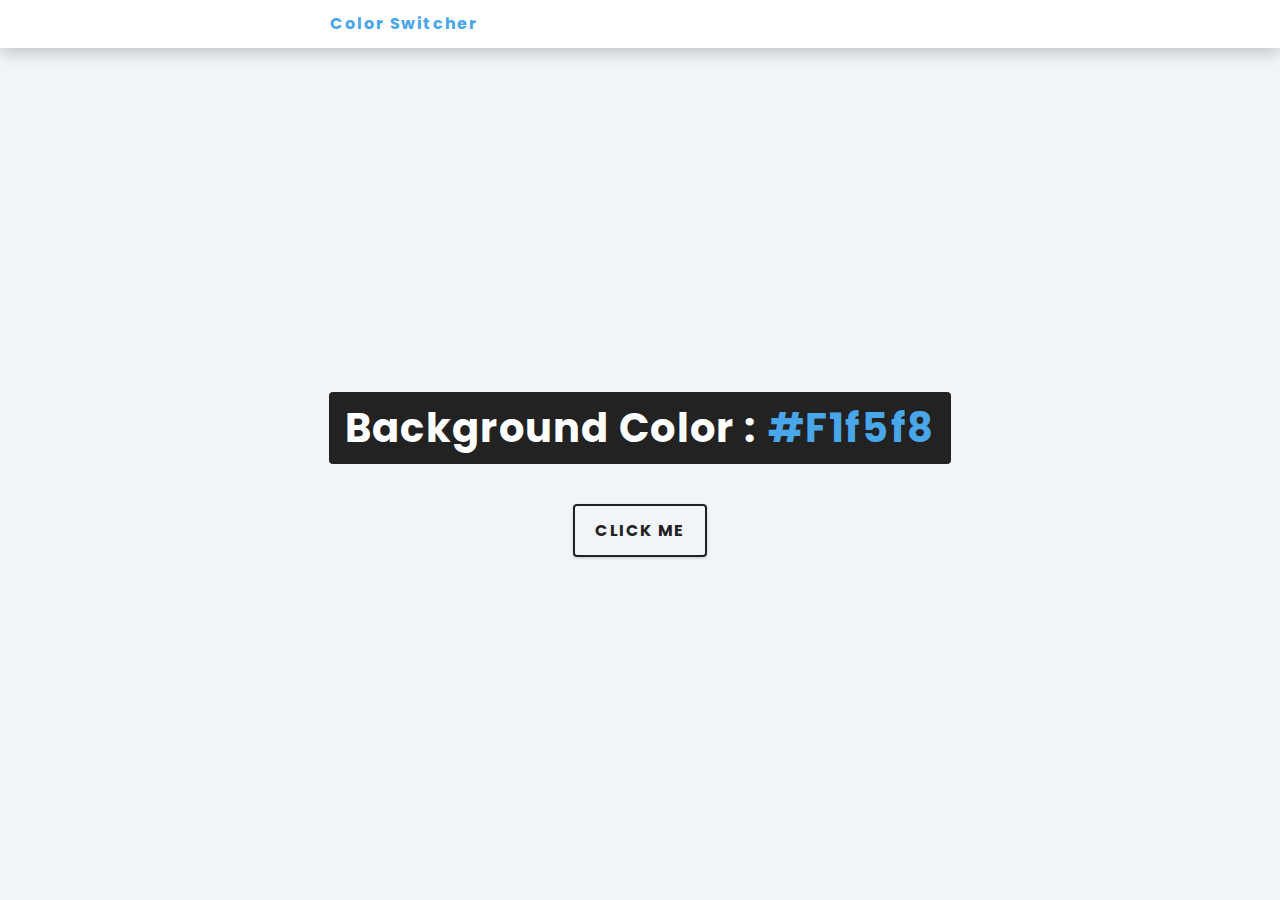
<file: color switcher/index.html>
<!DOCTYPE html>
<html lang="en">

<head>
  <meta charset="UTF-8" />
  <meta name="viewport" content="width=device-width, initial-scale=1.0" />
  <title>Color Switcher</title>

  <!-- styles -->
  <link rel="stylesheet" href="styles.css" />
</head>

<body>
  <nav>
    <div class="nav-center">
      <h4>color switcher</h4>
    </div>
  </nav>
  <main>
    <div class="container">
      <h2>background color : <span class="color">#f1f5f8</span></h2>
      <button class="btn btn-hero" id="btn">click me</button>
    </div>
  </main>
  <!-- javascript -->
  <script src="app.js"></script>
</body>

</html>
</file>
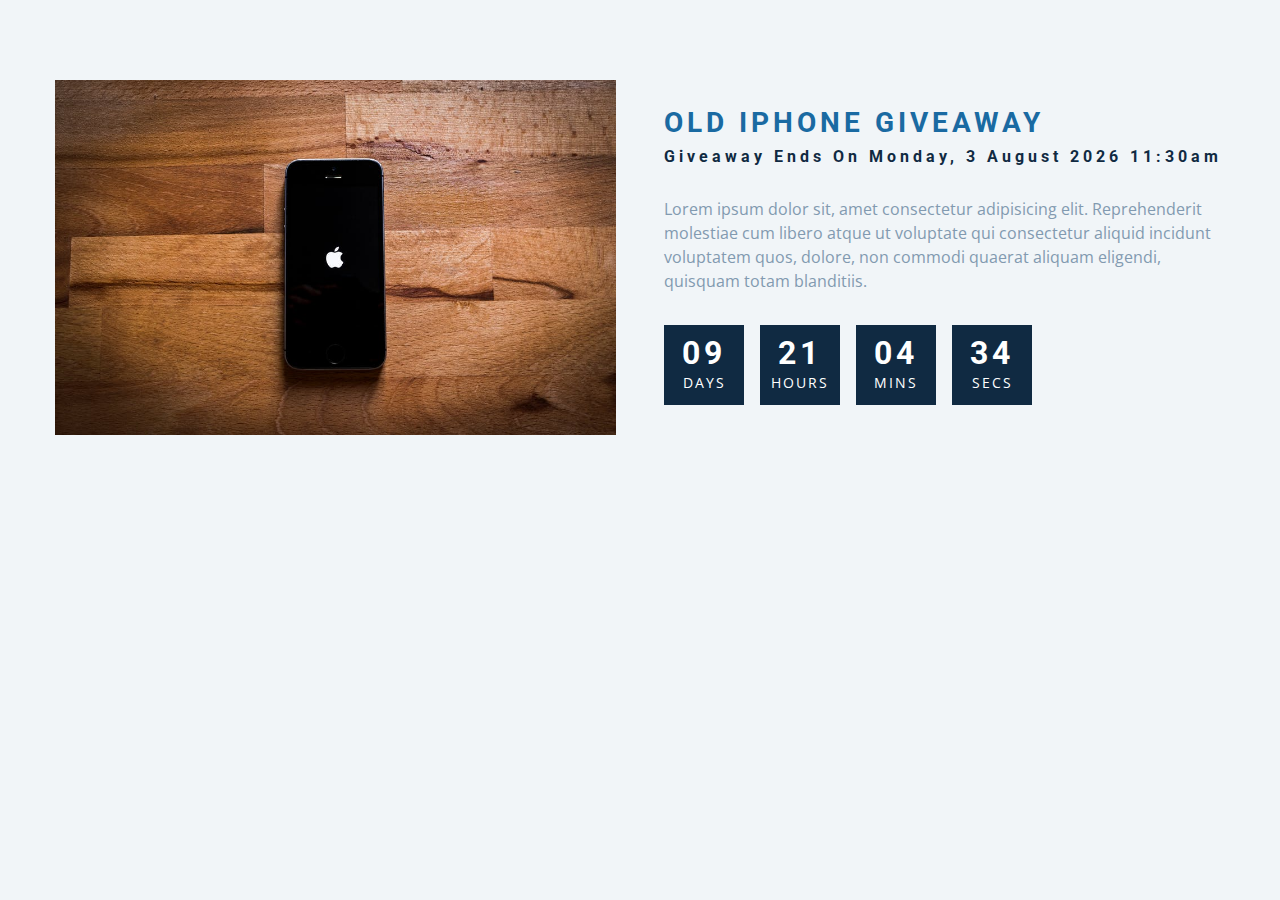
<file: countdown timer/index.html>
<!DOCTYPE html>
<html lang="en">
  <head>
    <meta charset="UTF-8" />
    <meta name="viewport" content="width=device-width, initial-scale=1.0" />
    <title>Countdown</title>

    <!-- styles -->
    <link rel="stylesheet" href="styles.css" />
  </head>
  <body>
    <section class="section-center">
      <!-- image -->
      <article class="gift-img">
        <img src="./gift.jpeg" alt="gift" />
      </article>
      <!-- info -->
      <article class="gift-info">
        <h3>old iphone giveaway</h3>
        <h4 class="giveaway">
          giveaway ends on Sunday, 24 April 2020, 8:00am
        </h4>
        <p>
          Lorem ipsum dolor sit, amet consectetur adipisicing elit.
          Reprehenderit molestiae cum libero atque ut voluptate qui consectetur
          aliquid incidunt voluptatem quos, dolore, non commodi quaerat aliquam
          eligendi, quisquam totam blanditiis.
        </p>
        <div class="deadline">
          <!-- days -->
          <div class="deadline-format">
            <div>
              <h4 class="days">34</h4>
              <span>days</span>
            </div>
          </div>
          <!-- end of days -->
          <!-- days -->
          <div class="deadline-format">
            <div>
              <h4 class="hours">34</h4>
              <span>hours</span>
            </div>
          </div>
          <!-- end of days -->
          <!-- minutes -->
          <div class="deadline-format">
            <div>
              <h4 class="minutes">34</h4>
              <span>mins</span>
            </div>
          </div>
          <!-- end of days -->
          <!-- minutes -->
          <div class="deadline-format">
            <div>
              <h4 class="seconds">34</h4>
              <span>secs</span>
            </div>
          </div>
          <!-- end of days -->
        </div>
      </article>
    </section>
    <!-- javascript -->
    <script src="app.js"></script>
  </body>
</html>
</file>
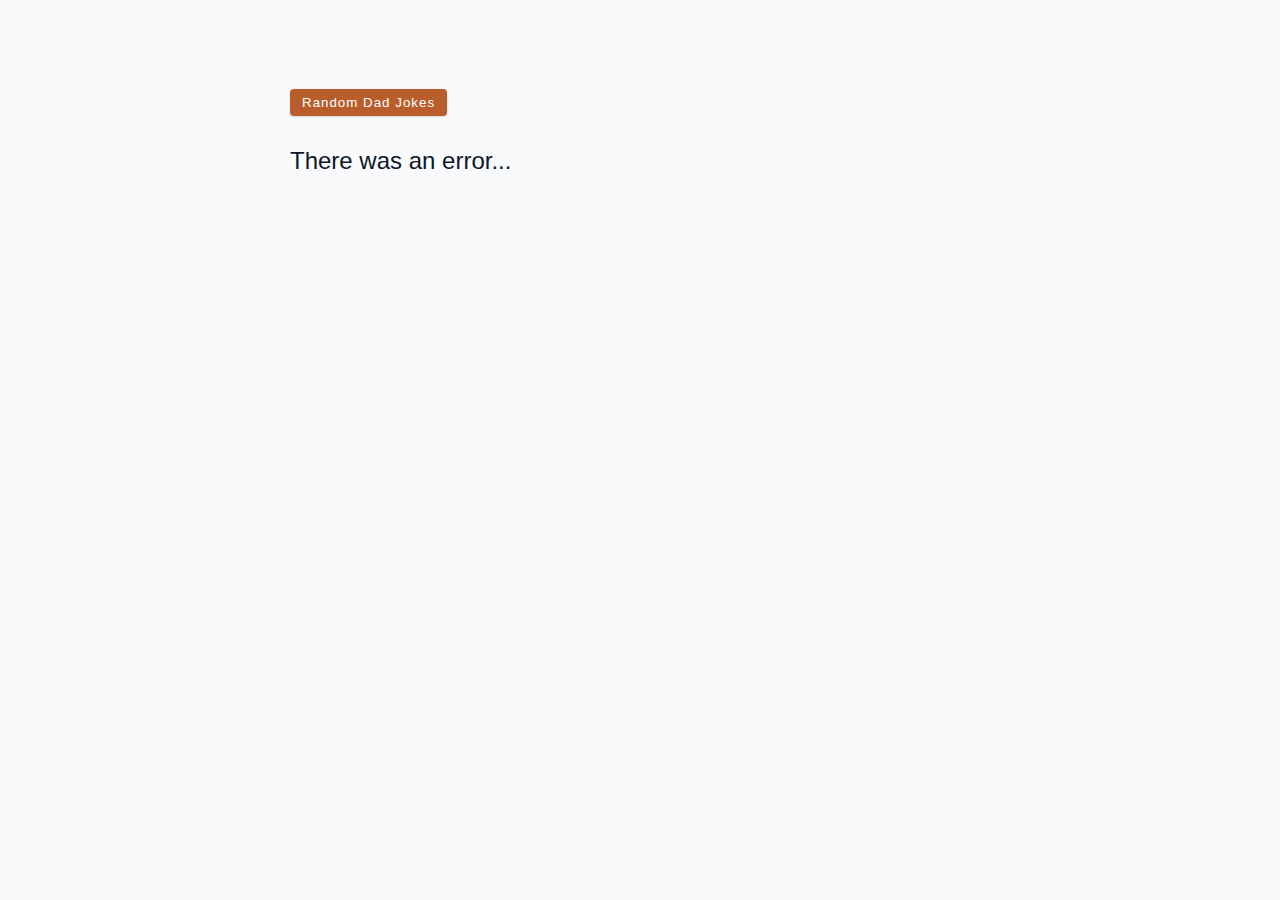
<file: dad jokes/index.html>
<!DOCTYPE html>
<html lang="en">
  <head>
    <meta charset="UTF-8" />
    <meta http-equiv="X-UA-Compatible" content="IE=edge" />
    <meta name="viewport" content="width=device-width, initial-scale=1.0" />
    <title>Dad Jokes</title>
    <link rel="stylesheet" href="./styles.css" />
  </head>
  <body>
    <div class="container">
      <button class="btn">random dad jokes</button>
      <p class="result">
        Lorem, ipsum dolor sit amet consectetur adipisicing elit. Exercitationem
        unde quibusdam quia ex asperiores consectetur quis maxime corporis
        suscipit expedita.
      </p>
    </div>
    <script src="./app.js"></script>
  </body>
</html>
</file>
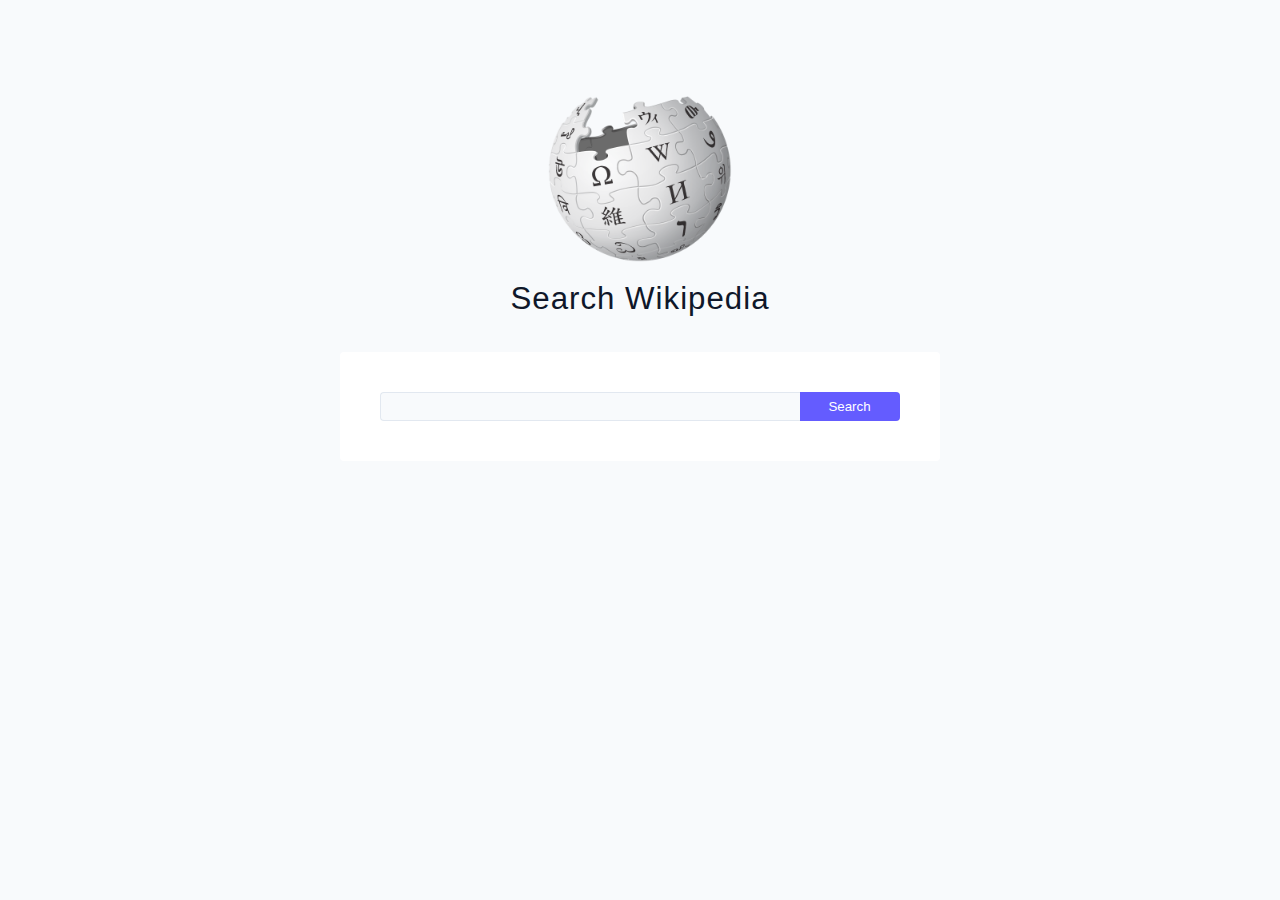
<file: wikipedia/index.html>
<!DOCTYPE html>
<html lang="en">
  <head>
    <meta charset="UTF-8" />
    <meta http-equiv="X-UA-Compatible" content="IE=edge" />
    <meta name="viewport" content="width=device-width, initial-scale=1.0" />
    <title>Wikipedia</title>
    <link rel="stylesheet" href="./styles.css" />
  </head>
  <body>
    <section class="wiki">
      <div class="container">
        <img src="./wiki-logo.png" alt="logo" />
        <h3>Search Wikipedia</h3>
        <form class="form">
          <input type="text" class="form-input" />
          <button type="submit" class="submit-btn">search</button>
        </form>
      </div>
      <!-- results -->
      <div class="results"></div>
    </section>
    <script src="./app.js"></script>
  </body>
</html>
</file>
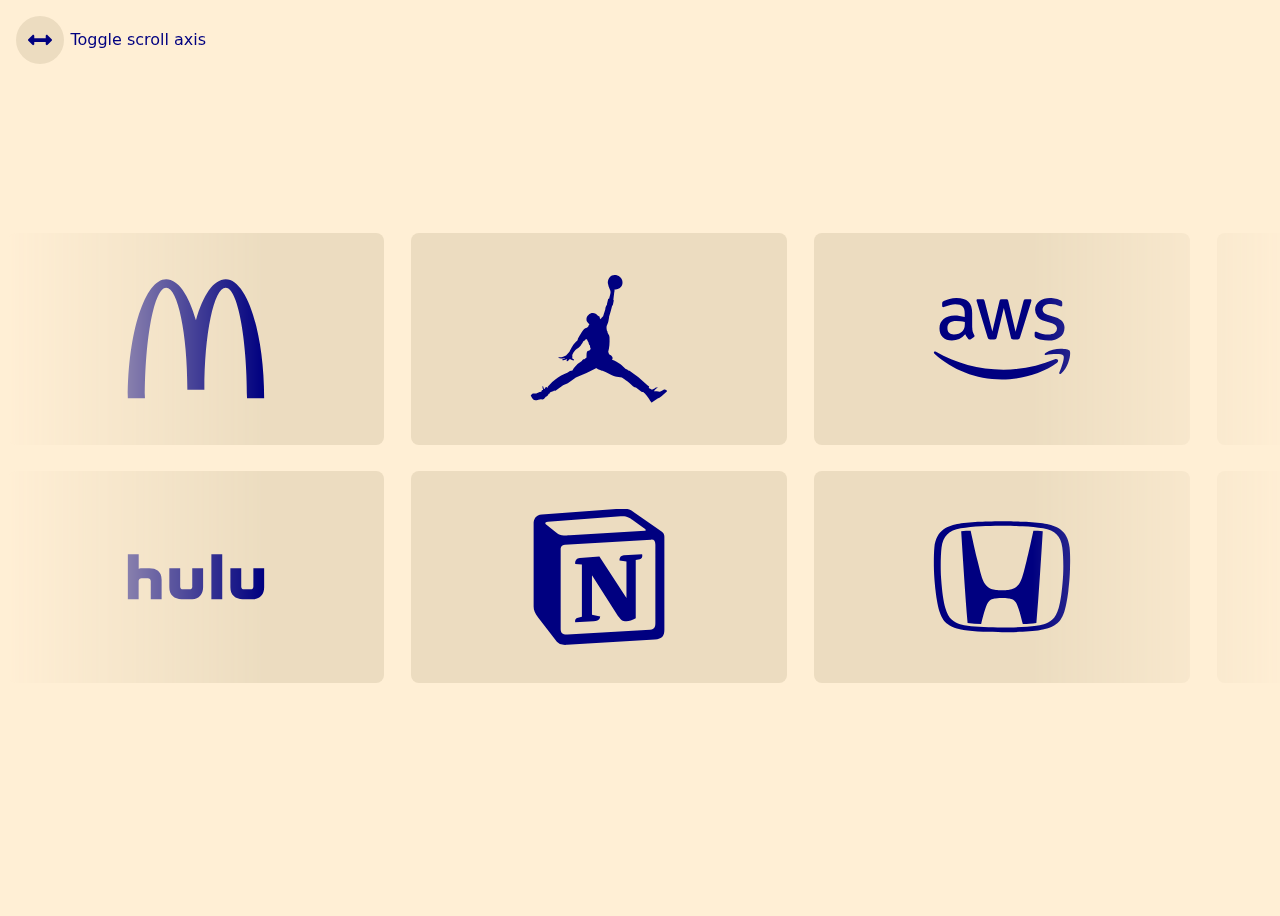
<file: Dyanmic-CSS/Marque-Toggle.html>
<!DOCTYPE html>
<html lang="en">
<head>
    <meta charset="UTF-8">
    <meta http-equiv="X-UA-Compatible" content="IE=edge">
    <meta name="viewport" content="width=device-width, initial-scale=1.0">
    <title>Document</title>
    <style>
        :root {
  --color-text: navy;
  --color-bg: papayawhip;
  --color-bg-accent: #ecdcc0;
  --size: clamp(10rem, 1rem + 40vmin, 30rem);
  --gap: calc(var(--size) / 14);
  --duration: 60s;
  --scroll-start: 0;
  --scroll-end: calc(-100% - var(--gap));
}

@media (prefers-color-scheme: dark) {
  :root {
    --color-text: papayawhip;
    --color-bg: navy;
    --color-bg-accent: #2626a0;
  }
}

* {
  box-sizing: border-box;
}

body {
  display: grid;
  align-content: center;
  overflow: hidden;
  gap: var(--gap);
  width: 100%;
  min-height: 100vh;
  font-family: system-ui, sans-serif;
  font-size: 1rem;
  line-height: 1.5;
  color: var(--color-text);
  background-color: var(--color-bg);
}

.marquee {
  display: flex;
  overflow: hidden;
  user-select: none;
  gap: var(--gap);
  mask-image: linear-gradient(
    var(--mask-direction, to right),
    hsl(0 0% 0% / 0),
    hsl(0 0% 0% / 1) 20%,
    hsl(0 0% 0% / 1) 80%,
    hsl(0 0% 0% / 0)
  );
}

.marquee__group {
  flex-shrink: 0;
  display: flex;
  align-items: center;
  justify-content: space-around;
  gap: var(--gap);
  min-width: 100%;
  animation: scroll-x var(--duration) linear infinite;
}

@media (prefers-reduced-motion: reduce) {
  .marquee__group {
    animation-play-state: paused;
  }
}

.marquee--vertical {
  --mask-direction: to bottom;
}

.marquee--vertical,
.marquee--vertical .marquee__group {
  flex-direction: column;
}

.marquee--vertical .marquee__group {
  animation-name: scroll-y;
}

.marquee--reverse .marquee__group {
  animation-direction: reverse;
  animation-delay: -3s;
}

@keyframes scroll-x {
  from {
    transform: translateX(var(--scroll-start));
  }
  to {
    transform: translateX(var(--scroll-end));
  }
}

@keyframes scroll-y {
  from {
    transform: translateY(var(--scroll-start));
  }
  to {
    transform: translateY(var(--scroll-end));
  }
}

/* Element styles */
.marquee svg {
  display: grid;
  place-items: center;
  width: var(--size);
  fill: var(--color-text);
  background: var(--color-bg-accent);
  aspect-ratio: 16/9;
  padding: calc(var(--size) / 10);
  border-radius: 0.5rem;
}

.marquee--vertical svg {
  aspect-ratio: 1;
  width: calc(var(--size) / 1.5);
  padding: calc(var(--size) / 6);
}

/* Parent wrapper */
.wrapper {
  display: flex;
  flex-direction: column;
  gap: var(--gap);
  margin: auto;
  max-width: 100vw;
}

.wrapper--vertical {
  flex-direction: row;
  height: 100vh;
}

/* Toggle direction button */
.toggle {
  --size: 3rem;
  position: relative;
  position: fixed;
  top: 1rem;
  left: 1rem;
  width: var(--size);
  height: var(--size);
  font: inherit;
  text-align: center;
  cursor: pointer;
  outline: none;
  border: none;
  border-radius: 50%;
  color: inherit;
  background-color: var(--color-bg-accent);
  z-index: 1;
}

.toggle:focus-visible {
  box-shadow: 0 0 0 2px var(--color-text);
}

.toggle span {
  position: absolute;
  display: inline-block;
  top: 50%;
  left: calc(100% + 0.4em);
  width: fit-content;
  white-space: nowrap;
  transform: translateY(-50%);
  animation: fade 400ms 4s ease-out forwards;
  user-select: none;
}

.toggle svg {
  --size: 1.5rem;
  position: absolute;
  top: 50%;
  left: 50%;
  width: var(--size);
  height: var(--size);
  fill: currentcolor;
  transform: translate(-50%, -50%);
  transition: transform 300ms cubic-bezier(0.25, 1, 0.5, 1);
}

.toggle--vertical svg {
  transform: translate(-50%, -50%) rotate(-90deg);
}

@keyframes fade {
  to {
    opacity: 0;
    visibility: hidden;
  }
}

    </style>
</head>
<body>
    <button class="toggle" id="direction-toggle">
        <span>Toggle scroll axis</span>
        <svg aria-hidden="true" viewBox="0 0 512 512" width="100" title="arrows-alt-h">
          <path d="M377.941 169.941V216H134.059v-46.059c0-21.382-25.851-32.09-40.971-16.971L7.029 239.029c-9.373 9.373-9.373 24.568 0 33.941l86.059 86.059c15.119 15.119 40.971 4.411 40.971-16.971V296h243.882v46.059c0 21.382 25.851 32.09 40.971 16.971l86.059-86.059c9.373-9.373 9.373-24.568 0-33.941l-86.059-86.059c-15.119-15.12-40.971-4.412-40.971 16.97z" />
        </svg>
      </button>
      
      <article class="wrapper">
        <div class="marquee">
          <div class="marquee__group">
            <svg>
              <use xlink:href="#mcdonalds" />
            </svg>
            <svg>
              <use xlink:href="#jordan" />
            </svg>
            <svg>
              <use xlink:href="#aws" />
            </svg>
            <svg>
              <use xlink:href="#spotify" />
            </svg>
            <svg>
              <use xlink:href="#burger-king" />
            </svg>
            <svg>
              <use xlink:href="#honda" />
            </svg>
            <svg>
              <use xlink:href="#notion" />
            </svg>
            <svg>
              <use xlink:href="#hulu" />
            </svg>
          </div>
      
          <div aria-hidden="true" class="marquee__group">
            <svg>
              <use xlink:href="#mcdonalds" />
            </svg>
            <svg>
              <use xlink:href="#jordan" />
            </svg>
            <svg>
              <use xlink:href="#aws" />
            </svg>
            <svg>
              <use xlink:href="#spotify" />
            </svg>
            <svg>
              <use xlink:href="#burger-king" />
            </svg>
            <svg>
              <use xlink:href="#honda" />
            </svg>
            <svg>
              <use xlink:href="#notion" />
            </svg>
            <svg>
              <use xlink:href="#hulu" />
            </svg>
          </div>
        </div>
      
        <div class="marquee marquee--reverse">
          <div class="marquee__group">
            <svg>
              <use xlink:href="#hulu" />
            </svg>
            <svg>
              <use xlink:href="#notion" />
            </svg>
            <svg>
              <use xlink:href="#honda" />
            </svg>
            <svg>
              <use xlink:href="#burger-king" />
            </svg>
            <svg>
              <use xlink:href="#spotify" />
            </svg>
            <svg>
              <use xlink:href="#aws" />
            </svg>
            <svg>
              <use xlink:href="#jordan" />
            </svg>
            <svg>
              <use xlink:href="#mcdonalds" />
            </svg>
          </div>
      
          <div aria-hidden="true" class="marquee__group">
            <svg>
              <use xlink:href="#hulu" />
            </svg>
            <svg>
              <use xlink:href="#notion" />
            </svg>
            <svg>
              <use xlink:href="#honda" />
            </svg>
            <svg>
              <use xlink:href="#burger-king" />
            </svg>
            <svg>
              <use xlink:href="#spotify" />
            </svg>
            <svg>
              <use xlink:href="#aws" />
            </svg>
            <svg>
              <use xlink:href="#jordan" />
            </svg>
            <svg>
              <use xlink:href="#mcdonalds" />
            </svg>
          </div>
        </div>
      </article>
      
      <svg style="display: none" xmlns="http://www.w3.org/2000/svg">
        <defs>
          <symbol id="mcdonalds" viewBox="0 0 24 24">
            <path d="M17.243 3.006c2.066 0 3.742 8.714 3.742 19.478H24c0-11.588-3.042-20.968-6.766-20.968-2.127 0-4.007 2.81-5.248 7.227-1.241-4.416-3.121-7.227-5.231-7.227C3.031 1.516 0 10.888 0 22.476h3.014c0-10.763 1.658-19.47 3.724-19.47 2.066 0 3.741 8.05 3.741 17.98h2.997c0-9.93 1.684-17.98 3.75-17.98Z" />
          </symbol>
      
          <symbol id="jordan" viewBox="0 0 24 24">
            <path d="M13.55 2.194v-.075c0-.35.113-.663.338-.938.225-.275.512-.412.862-.412s.663.112.938.337.425.525.45.9c.025.375-.088.688-.338.938s-.55.375-.9.375l-.225.075.075.112-.075.413-.15 1.2c.05.05.075.1.075.15l-.15.75c-.05.1-.1.175-.15.225l-.075.3a22.59 22.59 0 01-.45 1.575v.15c-.05.25-.087.45-.112.6-.025.15-.113.4-.263.75-.1.2-.1.525 0 .975l.075.075c0 .15.063.325.188.525s.187.375.187.525c.05 1-.025 1.85-.225 2.55l.15.45c.6.3.775.625.525.975l.375.15c.6.3 1.025.562 1.275.787.25.225.5.463.75.713.2.05.35.125.45.225l.225.075c1.05.7 2.1 1.55 3.15 2.55l.3.225v.075l-.075.15.225.15h.075c.15.1.25.15.3.15h.075c.05 0 .1-.025.15-.075l.15-.075c.1-.1.2-.175.3-.225h.3c.05 0 .05.025 0 .075l-.3.15-.375.45h.525l.525.075c.15-.05.275-.1.375-.15l.375-.225c.15-.05.3 0 .45.15h.075c.05.05.025.125-.075.225l-.9.825c-.25.2-.475.325-.675.375l-.975.675c-.05.05-.1.05-.15 0l-.225-.3-.15-.3-.188-.263-.225-.3-.187-.225-.15-.187-.3-.225c-.1 0-.2-.025-.3-.075l-.975-.75c-.15 0-.325-.075-.525-.225-.75-.65-1.25-1.05-1.5-1.2l-.45-.3-.9-.15c-.3-.05-.7-.2-1.2-.45l-.6-.3c-.4-.2-.675-.3-.825-.3l-.3-.15c-.2-.05-.35-.1-.45-.15l-.15-.15c-.1 0-.2.025-.3.075l-1.5.75-1.875.825c-.5.4-.975.725-1.425.975l-.825.375-1.275.9c-.1.1-.2.1-.3 0l-.15.15c-.15.05-.25.075-.3.075l-.3.15v.15H3.2l-.15.225c-.1.2-.2.312-.3.337-.1.025-.162.063-.187.113a.434.434 0 01-.075.112l-.15.15-.225.15-.338-.037-.45.075-.3.075c-.25.05-.45.012-.6-.113-.15-.125-.275-.312-.375-.562-.1-.15-.05-.275.15-.375l.075-.075c.05-.05.125-.075.225-.075h.45l.6-.225.3-.075c0-.1.025-.175.075-.225.05-.05.125-.075.225-.075v-.075a.666.666 0 01-.075-.3c-.05-.1-.063-.175-.037-.225.025-.05.05-.075.075-.075h.037l.075.225c.05.25.125.325.225.225l.075-.15c.05-.1.125-.15.225-.15l.15.15.15-.15-.075-.075c0-.05.025-.075.075-.075l.3-.3c.25-.3.55-.575.9-.825.7-.55 1.45-.975 2.25-1.275.25-.25.525-.375.825-.375.2-.35.5-.725.9-1.125.35-.25.6-.425.75-.525.1-.2.225-.3.375-.3h.075l.15-.15c.1-.05.175-.1.225-.15v-.375c0-.25.025-.45.075-.6.05-.15.175-.225.375-.225l.3-.3c-.1-.2-.15-.425-.15-.675h-.075c-.1-.15-.15-.3-.15-.45-.15-.25-.25-.45-.3-.6H9.65c-.05.15-.175.25-.375.3l-.075.15c-.2.35-.375.612-.525.787-.15.175-.425.388-.825.638-.25.25-.425.525-.525.825-.05.15-.05.3 0 .45l-.075.15h.075c0 .1.025.15.075.15h.075c.1.05.15.112.15.187s-.075.1-.225.075a.606.606 0 01-.337-.15c-.075-.075-.138-.112-.188-.112l-.225.225c-.1.15-.2.212-.3.187-.1-.025-.125-.062-.075-.112l.075-.075c.05-.1.05-.15 0-.15l-.6.15c-.05.05-.112.05-.187 0s-.063-.1.037-.15l.375-.15c0-.05-.025-.075-.075-.075-.2.1-.4.125-.6.075l-.375-.075-.075-.075c0-.05.025-.075.075-.075.2.05.45.025.75-.075l.525-.225.6-.675.075-.15c.2-.4.413-.763.638-1.088a3.68 3.68 0 01.712-.787l.075-.3c.1-.2.2-.375.3-.525.1-.15.225-.35.375-.6l.225-.3c.2-.3.425-.45.675-.45l.225-.225c.05-.05.075-.125.075-.225l.15-.15-.075-.075c-.3-.25-.45-.475-.45-.675-.05-.35.063-.65.338-.9s.55-.363.825-.338c.275.025.487.113.637.263l.15.15c.05 0 .075.025.075.075l.3.15v.225c.1.1.15.175.15.225.1-.15.25-.325.45-.525l.375-1.2c0-.2.05-.4.15-.6l.15-.225v-.15l.225-.9h.15l.225-.9a.933.933 0 000-.525l-.3-.75-.15-.6z" />
          </symbol>
      
          <symbol id="aws" viewBox="0 0 24 24">
            <path d="M6.763 10.036c0 .296.032.535.088.71.064.176.144.368.256.576.04.063.056.127.056.183 0 .08-.048.16-.152.24l-.503.335a.383.383 0 0 1-.208.072c-.08 0-.16-.04-.239-.112a2.47 2.47 0 0 1-.287-.375 6.18 6.18 0 0 1-.248-.471c-.622.734-1.405 1.101-2.347 1.101-.67 0-1.205-.191-1.596-.574-.391-.384-.59-.894-.59-1.533 0-.678.239-1.23.726-1.644.487-.415 1.133-.623 1.955-.623.272 0 .551.024.846.064.296.04.6.104.918.176v-.583c0-.607-.127-1.03-.375-1.277-.255-.248-.686-.367-1.3-.367-.28 0-.568.031-.863.103-.295.072-.583.16-.862.272a2.287 2.287 0 0 1-.28.104.488.488 0 0 1-.127.023c-.112 0-.168-.08-.168-.247v-.391c0-.128.016-.224.056-.28a.597.597 0 0 1 .224-.167c.279-.144.614-.264 1.005-.36a4.84 4.84 0 0 1 1.246-.151c.95 0 1.644.216 2.091.647.439.43.662 1.085.662 1.963v2.586zm-3.24 1.214c.263 0 .534-.048.822-.144.287-.096.543-.271.758-.51.128-.152.224-.32.272-.512.047-.191.08-.423.08-.694v-.335a6.66 6.66 0 0 0-.735-.136 6.02 6.02 0 0 0-.75-.048c-.535 0-.926.104-1.19.32-.263.215-.39.518-.39.917 0 .375.095.655.295.846.191.2.47.296.838.296zm6.41.862c-.144 0-.24-.024-.304-.08-.064-.048-.12-.16-.168-.311L7.586 5.55a1.398 1.398 0 0 1-.072-.32c0-.128.064-.2.191-.2h.783c.151 0 .255.025.31.08.065.048.113.16.16.312l1.342 5.284 1.245-5.284c.04-.16.088-.264.151-.312a.549.549 0 0 1 .32-.08h.638c.152 0 .256.025.32.08.063.048.12.16.151.312l1.261 5.348 1.381-5.348c.048-.16.104-.264.16-.312a.52.52 0 0 1 .311-.08h.743c.127 0 .2.065.2.2 0 .04-.009.08-.017.128a1.137 1.137 0 0 1-.056.2l-1.923 6.17c-.048.16-.104.263-.168.311a.51.51 0 0 1-.303.08h-.687c-.151 0-.255-.024-.32-.08-.063-.056-.119-.16-.15-.32l-1.238-5.148-1.23 5.14c-.04.16-.087.264-.15.32-.065.056-.177.08-.32.08zm10.256.215c-.415 0-.83-.048-1.229-.143-.399-.096-.71-.2-.918-.32-.128-.071-.215-.151-.247-.223a.563.563 0 0 1-.048-.224v-.407c0-.167.064-.247.183-.247.048 0 .096.008.144.024.048.016.12.048.2.08.271.12.566.215.878.279.319.064.63.096.95.096.502 0 .894-.088 1.165-.264a.86.86 0 0 0 .415-.758.777.777 0 0 0-.215-.559c-.144-.151-.416-.287-.807-.415l-1.157-.36c-.583-.183-1.014-.454-1.277-.813a1.902 1.902 0 0 1-.4-1.158c0-.335.073-.63.216-.886.144-.255.335-.479.575-.654.24-.184.51-.32.83-.415.32-.096.655-.136 1.006-.136.175 0 .359.008.535.032.183.024.35.056.518.088.16.04.312.08.455.127.144.048.256.096.336.144a.69.69 0 0 1 .24.2.43.43 0 0 1 .071.263v.375c0 .168-.064.256-.184.256a.83.83 0 0 1-.303-.096 3.652 3.652 0 0 0-1.532-.311c-.455 0-.815.071-1.062.223-.248.152-.375.383-.375.71 0 .224.08.416.24.567.159.152.454.304.877.44l1.134.358c.574.184.99.44 1.237.767.247.327.367.702.367 1.117 0 .343-.072.655-.207.926-.144.272-.336.511-.583.703-.248.2-.543.343-.886.447-.36.111-.734.167-1.142.167zM21.698 16.207c-2.626 1.94-6.442 2.969-9.722 2.969-4.598 0-8.74-1.7-11.87-4.526-.247-.223-.024-.527.272-.351 3.384 1.963 7.559 3.153 11.877 3.153 2.914 0 6.114-.607 9.06-1.852.439-.2.814.287.383.607zM22.792 14.961c-.336-.43-2.22-.207-3.074-.103-.255.032-.295-.192-.063-.36 1.5-1.053 3.967-.75 4.254-.399.287.36-.08 2.826-1.485 4.007-.215.184-.423.088-.327-.151.32-.79 1.03-2.57.695-2.994z" />
          </symbol>
      
          <symbol id="spotify" viewBox="0 0 24 24">
            <path d="M12 0C5.4 0 0 5.4 0 12s5.4 12 12 12 12-5.4 12-12S18.66 0 12 0zm5.521 17.34c-.24.359-.66.48-1.021.24-2.82-1.74-6.36-2.101-10.561-1.141-.418.122-.779-.179-.899-.539-.12-.421.18-.78.54-.9 4.56-1.021 8.52-.6 11.64 1.32.42.18.479.659.301 1.02zm1.44-3.3c-.301.42-.841.6-1.262.3-3.239-1.98-8.159-2.58-11.939-1.38-.479.12-1.02-.12-1.14-.6-.12-.48.12-1.021.6-1.141C9.6 9.9 15 10.561 18.72 12.84c.361.181.54.78.241 1.2zm.12-3.36C15.24 8.4 8.82 8.16 5.16 9.301c-.6.179-1.2-.181-1.38-.721-.18-.601.18-1.2.72-1.381 4.26-1.26 11.28-1.02 15.721 1.621.539.3.719 1.02.419 1.56-.299.421-1.02.599-1.559.3z" />
          </symbol>
      
          <symbol id="burger-king" viewBox="0 0 24 24">
            <path d="M15.39 12.614c-.72 0-1.11.538-1.11 1.215v1.508c0 .125-.043.182-.12.182-.056 0-.098-.035-.147-.133l-.971-1.885c-.37-.72-.755-.887-1.196-.887-.734 0-1.14.552-1.14 1.243v4.314c0 .678.392 1.215 1.112 1.215.72 0 1.112-.537 1.112-1.215v-1.507c0-.126.042-.182.119-.182.055 0 .097.035.146.133l.972 1.885c.37.719.769.886 1.195.886.735 0 1.14-.551 1.14-1.242v-4.315c0-.677-.391-1.215-1.111-1.215zm-4.02-.405c.364 0 .68-.286.68-.642 0-.238-.099-.412-.224-.572-.203-.266-.385-.496-.476-.74-.02-.056-.007-.105.056-.154.217-.167.469-.537.469-1.124 0-.886-.734-1.389-1.622-1.389h-.79c-.553 0-.819.321-.819.754v3.114c0 .419.245.754.692.754.448 0 .693-.335.693-.754v-.74c0-.09.042-.133.111-.133.084 0 .112.049.126.133.063.356.23.837.42 1.082.237.314.46.411.685.411zm-1.146-2.666h-.098c-.119 0-.175-.07-.175-.161v-.474c0-.09.056-.16.175-.16h.098c.294 0 .385.208.385.39 0 .174-.091.405-.385.405zm-3.761 2.666c1.132 0 1.734-.677 1.734-1.528V8.328c0-.419-.245-.754-.692-.754-.448 0-.693.335-.693.754v2.276c0 .167-.097.363-.35.363-.251 0-.335-.196-.335-.363V8.328c0-.419-.252-.754-.7-.754-.447 0-.691.335-.691.754v2.353c0 .852.594 1.528 1.727 1.528zm12.011-.034c.392 0 .7-.23.7-.65 0-.412-.308-.642-.7-.642h-.63c-.118 0-.174-.07-.174-.16v-.133c0-.091.056-.161.175-.161h.482c.336 0 .602-.202.602-.559 0-.355-.266-.558-.602-.558h-.482c-.12 0-.175-.07-.175-.16V9.04c0-.091.056-.161.175-.161h.629c.392 0 .7-.23.7-.65 0-.411-.308-.642-.7-.642h-1.321c-.553 0-.818.321-.818.754v3.079c0 .432.265.754.818.754h1.321zm2.642 3.127h-.342c-.615 0-1.09.286-1.09.914 0 .573.517.845.901.845.189 0 .322.056.322.202 0 .182-.224.3-.462.3-.79 0-1.328-.537-1.328-1.535 0-1.11.734-1.515 1.3-1.515.692 0 .804.349 1.287.349a.927.927 0 0 0 .936-.915.95.95 0 0 0-.398-.788c-.427-.315-1.07-.545-1.979-.545-1.629 0-3.216 1.026-3.216 3.414 0 2.282 1.587 3.35 3.153 3.35 1.643 0 2.685-1.012 2.685-2.492 0-.935-.587-1.584-1.769-1.584zm-12.43-2.688c-.783 0-1.21.587-1.21 1.32v4.132c0 .734.427 1.32 1.21 1.32.783 0 1.21-.586 1.21-1.32v-4.132c0-.733-.427-1.32-1.21-1.32zm11.494-.405c.447 0 .692-.335.692-.754v-.74c0-.09.042-.132.112-.132.084 0 .111.049.125.133.063.355.231.837.42 1.082.238.314.461.412.685.412.363 0 .678-.286.678-.643 0-.237-.098-.412-.224-.572-.237-.3-.384-.496-.475-.74-.02-.056-.007-.105.056-.153.217-.168.469-.538.469-1.124 0-.887-.735-1.39-1.623-1.39h-.79c-.552 0-.817.321-.817.754v3.114c0 .419.244.753.692.753zm.615-3.301c0-.09.056-.161.175-.161h.098c.293 0 .384.21.384.391 0 .175-.09.405-.384.405h-.098c-.12 0-.175-.07-.175-.16zm-18.87 3.267h.986c.93 0 1.496-.622 1.496-1.397 0-.621-.37-.907-.454-.977-.035-.028-.07-.056-.07-.084 0-.035.021-.048.056-.09.133-.154.266-.398.266-.754 0-.838-.567-1.285-1.448-1.285h-.832c-.552 0-.817.321-.817.754v3.079c0 .433.265.754.817.754zm.413-3.386c0-.09.056-.16.175-.16h.09c.301 0 .392.209.392.39 0 .168-.09.405-.391.405h-.091c-.12 0-.175-.07-.175-.16zm0 1.634c0-.091.056-.161.175-.161h.126c.335 0 .433.223.433.426 0 .181-.098.44-.433.44h-.126c-.12 0-.175-.07-.175-.161zm11.878 1.794c1.098 0 1.79-.699 1.79-1.718 0-.649-.391-1.096-1.174-1.096h-.224c-.413 0-.734.196-.734.636 0 .39.342.58.601.58.133 0 .217.041.217.139 0 .125-.147.21-.315.21-.524 0-.88-.37-.88-1.062 0-.768.489-1.047.866-1.047.462 0 .539.238.86.238.37 0 .623-.308.623-.629a.669.669 0 0 0-.266-.544c-.294-.217-.706-.377-1.321-.377-1.084 0-2.14.712-2.14 2.36 0 1.576 1.056 2.31 2.097 2.31zm-8.718 3.762a.354.354 0 0 1-.07-.188c0-.077.042-.133.126-.21.196-.181.678-.635.944-1.047.202-.314.286-.6.286-.837 0-.607-.552-1.082-1.153-1.082-.385 0-.748.216-.993.614-.329.53-.72 1.145-.972 1.39-.063.062-.098.076-.146.076-.084 0-.12-.056-.12-.146v-.699c0-.684-.405-1.235-1.139-1.235-.74 0-1.14.551-1.14 1.235v4.3c0 .685.399 1.237 1.14 1.237.734 0 1.14-.552 1.14-1.236v-.991c0-.084.035-.147.119-.147.111 0 .14.112.167.168.161.384.63 1.2 1.063 1.682.294.32.657.524 1.042.524.65 0 1.196-.566 1.196-1.173 0-.377-.161-.657-.469-.991-.392-.427-.853-.986-1.021-1.244zm15.751 6.702C19.432 23.707 16.313 24 12 24c-4.313 0-7.432-.293-9.25-1.32-1.09-.614-1.642-1.451-1.642-2.052 0-.342.181-.537.587-.537h20.61c.406 0 .587.195.587.537 0 .6-.552 1.438-1.643 2.053zm1.056-15.917H1.695c-.406 0-.587-.209-.587-.586C1.108 3.944 4.47 0 12 0c7.46 0 10.892 3.944 10.892 6.178 0 .377-.181.586-.587.586Z" />
          </symbol>
      
          <symbol id="honda" viewBox="0 0 24 24">
            <path d="M23.902 6.87c-.33-3.218-2.47-3.895-4.354-4.204-.946-.16-2.63-.3-3.716-.34-.946-.06-3.168-.09-3.835-.09-.657 0-2.89.03-3.835.09-1.076.04-2.77.18-3.716.34C2.563 2.985.42 3.66.092 6.87c-.08.877-.1 2.023-.09 3.248.03 2.031.2 3.406.3 4.363.07.657.338 2.62.687 3.636.478 1.395.916 1.803 1.424 2.222.937.757 2.471.996 2.79 1.056 1.733.31 5.24.368 6.784.368 1.544 0 5.05-.05 6.784-.368.329-.06 1.863-.29 2.79-1.056.508-.419.946-.827 1.424-2.222.35-1.016.628-2.979.698-3.636.1-.957.279-2.332.299-4.363.04-1.225.01-2.371-.08-3.248m-1.176 5.4c-.19 2.57-.418 4.104-.747 5.22-.29.976-.637 1.623-1.165 2.092-.867.787-2.063.956-2.76 1.056-1.514.23-4.055.3-6.057.3-2.002 0-4.543-.08-6.057-.3-.697-.1-1.893-.269-2.76-1.056-.518-.469-.876-1.126-1.155-2.093-.329-1.105-.558-2.65-.747-5.22-.11-1.543-.09-4.054.08-5.4.258-2.011 1.255-3.018 3.387-3.396.996-.18 2.34-.31 3.606-.37 1.016-.07 2.7-.1 3.636-.09.936-.01 2.62.03 3.636.09 1.275.06 2.61.19 3.606.37 2.142.378 3.139 1.395 3.388 3.397.199 1.345.229 3.856.11 5.4m-5.202-8.39c-.548 2.462-.767 3.588-1.216 5.37-.428 1.715-.767 3.298-1.335 4.065-.587.777-1.365.947-1.893 1.006-.279.03-.478.04-1.066.05-.596 0-.796-.02-1.075-.05-.528-.06-1.315-.229-1.892-1.006-.578-.767-.907-2.35-1.335-4.064-.47-1.773-.678-2.91-1.236-5.37 0 0-.548.02-.797.04-.329.02-.588.05-.867.09.343 5.372.692 11.079 1.126 16.13a21.983 21.983 0 002.39.169c.33-1.266.748-3.02 1.207-3.767.378-.608.966-.677 1.295-.717.518-.07.956-.08 1.165-.08.2-.01.637 0 1.165.08.33.05.917.11 1.295.717.47.747.877 2.5 1.206 3.766 0 0 .358-.01 1.165-.05.41-.018.82-.058 1.226-.12.458-5.39.785-10.728 1.126-16.128-.28-.04-.538-.07-.867-.09-.23-.02-.787-.04-.787-.04z" />
          </symbol>
      
          <symbol id="notion" viewBox="0 0 24 24">
            <path d="M4.459 4.208c.746.606 1.026.56 2.428.466l13.215-.793c.28 0 .047-.28-.046-.326L17.86 1.968c-.42-.326-.981-.7-2.055-.607L3.01 2.295c-.466.046-.56.28-.374.466zm.793 3.08v13.904c0 .747.373 1.027 1.214.98l14.523-.84c.841-.046.935-.56.935-1.167V6.354c0-.606-.233-.933-.748-.887l-15.177.887c-.56.047-.747.327-.747.933zm14.337.745c.093.42 0 .84-.42.888l-.7.14v10.264c-.608.327-1.168.514-1.635.514-.748 0-.935-.234-1.495-.933l-4.577-7.186v6.952L12.21 19s0 .84-1.168.84l-3.222.186c-.093-.186 0-.653.327-.746l.84-.233V9.854L7.822 9.76c-.094-.42.14-1.026.793-1.073l3.456-.233 4.764 7.279v-6.44l-1.215-.139c-.093-.514.28-.887.747-.933zM1.936 1.035l13.31-.98c1.634-.14 2.055-.047 3.082.7l4.249 2.986c.7.513.934.653.934 1.213v16.378c0 1.026-.373 1.634-1.68 1.726l-15.458.934c-.98.047-1.448-.093-1.962-.747l-3.129-4.06c-.56-.747-.793-1.306-.793-1.96V2.667c0-.839.374-1.54 1.447-1.632z" />
          </symbol>
      
          <symbol id="hulu" viewBox="0 0 24 24">
            <path d="M14.707 15.957h1.912V8.043h-1.912zm-3.357-2.256a.517.517 0 01-.512.511H9.727a.517.517 0 01-.512-.511v-3.19H7.303v3.345c0 1.368.879 2.09 2.168 2.09h1.868c1.189 0 1.912-.856 1.912-2.09V10.51h-1.912c.01 0 .01 3.09.01 3.19zm10.75-3.19v3.19a.517.517 0 01-.512.511h-1.112a.517.517 0 01-.511-.511v-3.19h-1.912v3.345c0 1.368.878 2.09 2.167 2.09h1.868c1.19 0 1.912-.856 1.912-2.09V10.51zm-18.32 0H2.557c-.434 0-.645.11-.645.11V8.044H0v7.903h1.9v-3.179c0-.278.234-.511.512-.511h1.112c.278 0 .511.233.511.511v3.19h1.912v-3.446c0-1.445-.967-2-2.167-2Z" />
          </symbol>
        </defs>
      </svg>
</body>
<script>
  /*
 JS to toggle scroll axis styles
*/
const control = document.getElementById("direction-toggle");
const marquees = document.querySelectorAll(".marquee");
const wrapper = document.querySelector(".wrapper");

control.addEventListener("click", () => {
  control.classList.toggle("toggle--vertical");
  wrapper.classList.toggle("wrapper--vertical");
  [...marquees].forEach((marquee) =>
    marquee.classList.toggle("marquee--vertical")
  );
});

  </script>

</html>
</file>
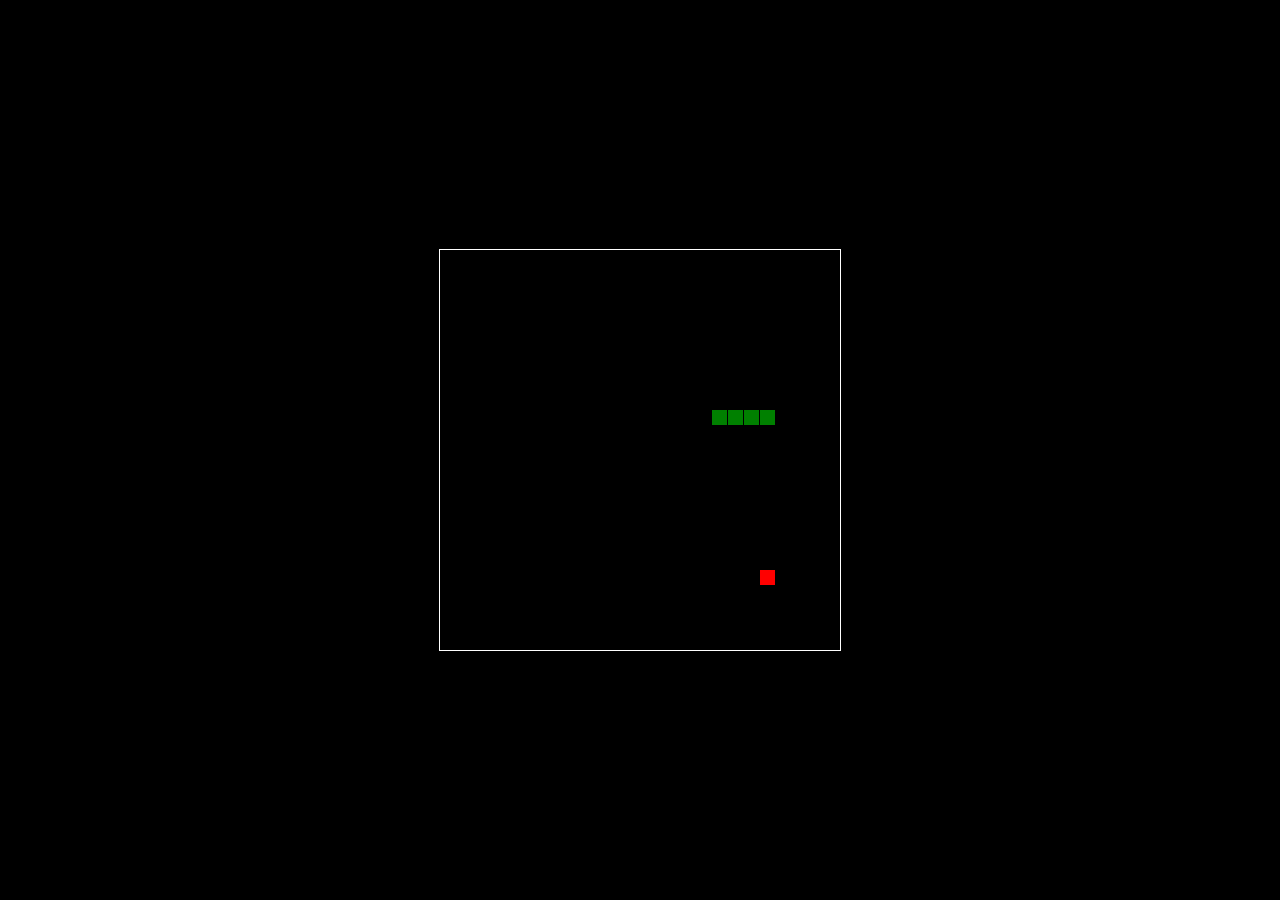
<file: Snake Game/snake.html>
<!DOCTYPE html>
<html>
<head>
  <title>Basic Snake HTML Game</title>
  <meta charset="UTF-8">
  <style>
  html, body {
    height: 100%;
    margin: 0;
  }

  body {
    background: black;
    display: flex;
    align-items: center;
    justify-content: center;
  }
  canvas {
    border: 1px solid white;
  }
  </style>
</head>
<body>
<canvas width="400" height="400" id="game"></canvas>
<script>
var canvas = document.getElementById('game');
var context = canvas.getContext('2d');

// the canvas width & height, snake x & y, and the apple x & y, all need to be a multiples of the grid size in order for collision detection to work
// (e.g. 16 * 25 = 400)
var grid = 16;
var count = 0;

var snake = {
  x: 160,
  y: 160,

  // snake velocity. moves one grid length every frame in either the x or y direction
  dx: grid,
  dy: 0,

  // keep track of all grids the snake body occupies
  cells: [],

  // length of the snake. grows when eating an apple
  maxCells: 4
};
var apple = {
  x: 320,
  y: 320
};

// get random whole numbers in a specific range
// @see https://stackoverflow.com/a/1527820/2124254
function getRandomInt(min, max) {
  return Math.floor(Math.random() * (max - min)) + min;
}

// game loop
function loop() {
  requestAnimationFrame(loop);

  // slow game loop to 15 fps instead of 60 (60/15 = 4)
  if (++count < 4) {
    return;
  }

  count = 0;
  context.clearRect(0,0,canvas.width,canvas.height);

  // move snake by it's velocity
  snake.x += snake.dx;
  snake.y += snake.dy;

  // wrap snake position horizontally on edge of screen
  if (snake.x < 0) {
    snake.x = canvas.width - grid;
  }
  else if (snake.x >= canvas.width) {
    snake.x = 0;
  }

  // wrap snake position vertically on edge of screen
  if (snake.y < 0) {
    snake.y = canvas.height - grid;
  }
  else if (snake.y >= canvas.height) {
    snake.y = 0;
  }

  // keep track of where snake has been. front of the array is always the head
  snake.cells.unshift({x: snake.x, y: snake.y});

  // remove cells as we move away from them
  if (snake.cells.length > snake.maxCells) {
    snake.cells.pop();
  }

  // draw apple
  context.fillStyle = 'red';
  context.fillRect(apple.x, apple.y, grid-1, grid-1);

  // draw snake one cell at a time
  context.fillStyle = 'green';
  snake.cells.forEach(function(cell, index) {

    // drawing 1 px smaller than the grid creates a grid effect in the snake body so you can see how long it is
    context.fillRect(cell.x, cell.y, grid-1, grid-1);

    // snake ate apple
    if (cell.x === apple.x && cell.y === apple.y) {
      snake.maxCells++;

      // canvas is 400x400 which is 25x25 grids
      apple.x = getRandomInt(0, 25) * grid;
      apple.y = getRandomInt(0, 25) * grid;
    }

    // check collision with all cells after this one (modified bubble sort)
    for (var i = index + 1; i < snake.cells.length; i++) {

      // snake occupies same space as a body part. reset game
      if (cell.x === snake.cells[i].x && cell.y === snake.cells[i].y) {
        snake.x = 160;
        snake.y = 160;
        snake.cells = [];
        snake.maxCells = 4;
        snake.dx = grid;
        snake.dy = 0;

        apple.x = getRandomInt(0, 25) * grid;
        apple.y = getRandomInt(0, 25) * grid;
      }
    }
  });
}

// listen to keyboard events to move the snake
document.addEventListener('keydown', function(e) {
  // prevent snake from backtracking on itself by checking that it's
  // not already moving on the same axis (pressing left while moving
  // left won't do anything, and pressing right while moving left
  // shouldn't let you collide with your own body)

  // left arrow key
  if (e.which === 37 && snake.dx === 0) {
    snake.dx = -grid;
    snake.dy = 0;
  }
  // up arrow key
  else if (e.which === 38 && snake.dy === 0) {
    snake.dy = -grid;
    snake.dx = 0;
  }
  // right arrow key
  else if (e.which === 39 && snake.dx === 0) {
    snake.dx = grid;
    snake.dy = 0;
  }
  // down arrow key
  else if (e.which === 40 && snake.dy === 0) {
    snake.dy = grid;
    snake.dx = 0;
  }
});

// start the game
requestAnimationFrame(loop);
</script>
</body>
</html>
</file>
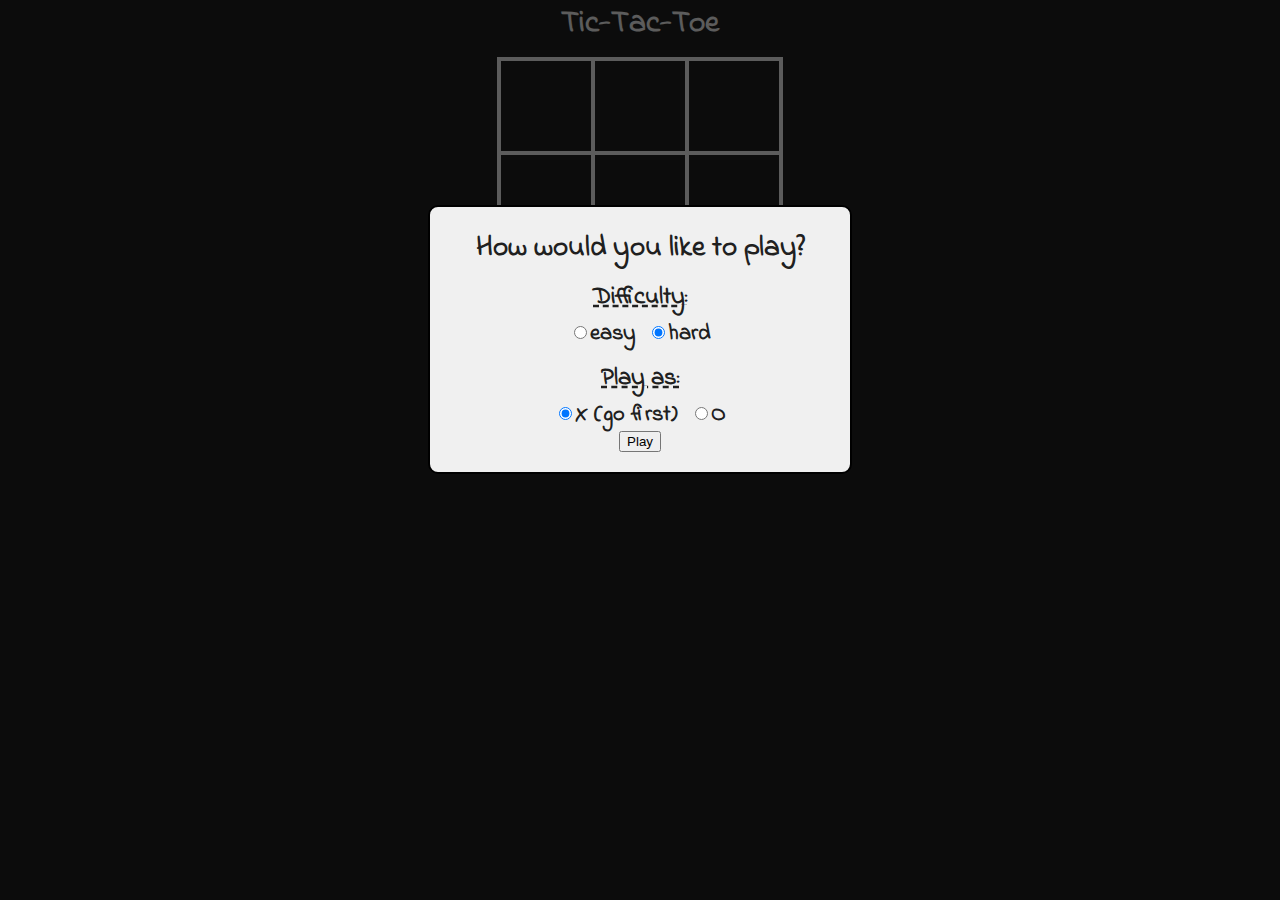
<file: Tic-tac Toe Game/Tictac.html>
<html lang="en">
  <head>
    <meta charset="utf-8">
    <meta name="viewport" content="width=device-width, initial-scale=1.0">
    <title>Tic-tac-toe</title>
    <link href="https://fonts.googleapis.com/css?family=Indie+Flower" rel="stylesheet">
<style>
body {
    background-color: rgb(32, 32, 32);
    background-image: url("https://janschreiber.github.io/img2/black-chalk.jpg");
    color: rgb(230, 230, 230);
    text-align: center;
    font-family: 'Indie Flower', 'Comic Sans', cursive;
    font-size: 0.7em;
}
h1 {
    line-height: 1em;
    margin-bottom: 0;
    padding-bottom: 5px;
    font-size: 2.8em;
    font-weight: bold;
}
h2 {
    font-size: 1.3em;
    font-weight: bold;
    padding: 0;
    margin: 0;

}
h3 {
    font-size: 1.1em;
    text-decoration: underline;
    text-decoration-style: dashed;
    padding: 0;
    margin: 10px 0 2px 0;
}
table {
    margin: 2% auto;
    border-collapse: collapse;
}
#table_game {
    position: relative;
    font-size: 120px;
    margin: 1% auto;
    border-collapse: collapse;
}
.td_game {
    border: 4px solid rgb(230, 230, 230);
    width: 90px;
    height: 90px;
    padding: 0;
    vertical-align: middle;
    text-align: center;
}
.fixed {
    width: 90px;
    height: 90px;
    line-height: 90px;
    display: block;
    overflow: hidden;
    cursor: pointer;
}
.td_list {
    text-align: center;
    font-size: 1.3em;
    font-weight: bold;
}
.th_list {
    font-size: 1.3em;
    font-weight: bold;
    text-align: center;
    text-decoration: underline;
}
#restart {
    font-size: 3em;
    width: 1em;
    height: 0.9em;
    cursor: pointer;
    margin: 0 auto;
    overflow: hidden;
}
.x {
    color: darksalmon;
    position: relative;
    top: -8px;
    font-size: 1.2em;
    cursor: default;
}
.o {
    color: aquamarine;
    position: relative;
    top: -7px;
    font-size: 1.0em;
    cursor: default;
}

/* modal background */
.modal {
    display: none;
    position: fixed;
    z-index: 1;
    left: 0;
    top: 0;
    width: 100%;
    height: 100%;
    overflow: auto; /* enable scroll if needed */
    background-color: black; /* fallback color */
    background-color: rgba(0, 0, 0, 0.6);
}

/* modal content */
.modal-content {
    background-color: rgb(240, 240, 240);
    color: rgb(32, 32, 32);
    font-size: 2em;
    font-weight: bold;
    /* 16 % from the top and centered */
    margin: 16% auto;
    padding: 20px;
    border: 2px solid black;
    border-radius: 10px;
    width: 380px;
    max-width: 80%;
}
.modal-content p {
    margin: 0;
    padding: 0;
}

/* close button for modal dialog */
.close {
    color: rgb(170, 170, 170);
    float: right;
    position: relative;
    top: -25px;
    right: -10px;
    font-size: 34px;
    font-weight: bold;
}
.close:hover,
.close:focus {
    color: black;
    text-decoration: none;
    cursor: pointer;
}

.win-color {
    background-color: rgb(240, 240, 240);
}

</style>  
</head>
  <body onload="initialize()">
    <h1>Tic-Tac-Toe</h1>
    <table id="table_game">
      <tr><td class="td_game"><div id="cell0" onclick="cellClicked(this.id)" class="fixed"></div></td><td class="td_game"><div id="cell1" onclick="cellClicked(this.id)" class="fixed"></div></td><td class="td_game"><div id="cell2" onclick="cellClicked(this.id)" class="fixed"></div></td></tr>
      <tr><td class="td_game"><div id="cell3" onclick="cellClicked(this.id)" class="fixed"></div></td><td class="td_game"><div id="cell4" onclick="cellClicked(this.id)" class="fixed"></div></td><td class="td_game"><div id="cell5" onclick="cellClicked(this.id)" class="fixed"></div></td></tr>
      <tr><td class="td_game"><div id="cell6" onclick="cellClicked(this.id)" class="fixed"></div></td><td class="td_game"><div id="cell7" onclick="cellClicked(this.id)" class="fixed"></div></td><td class="td_game"><div id="cell8" onclick="cellClicked(this.id)" class="fixed"></div></td></tr>
    </table>
    <div id="restart" title="Start new game" onclick="restartGame(true)"><span style="vertical-align:top;position:relative;top:-10px">#</span></div>
    <table>
      <tr><th class="th_list">Computer</th><th class="th_list" style="padding-right:10px;padding-left:10px">Draws</th><th class="th_list">Player</th></tr>
      <tr><td class="td_list" id="computer_score">0</td><td class="td_list" style="padding-right:10px;padding-left:10px" id="tie_score">0</td><td class="td_list" id="player_score">0</td></tr>
    </table>
    <!-- The modal dialog for announcing the winner -->
    <div id="winAnnounce" class="modal">
      <!-- Modal content -->
      <div class="modal-content">
        <span class="close" onclick="closeModal('winAnnounce')">&times;</span>
        <p id="winText"></p>
      </div>
    </div>
    <!-- The dialog for getting feedback from the user -->
    <div id="userFeedback" class="modal">
      <!-- Modal content -->
      <div class="modal-content">
        <p id="questionText"></p>
        <p><button id="yesBtn">Yes</button>&nbsp;<button id="noBtn">No</button></p>
      </div>
    </div>
    <!-- The options dialog -->
    <div id="optionsDlg" class="modal">
      <!-- Modal content -->
      <div class="modal-content">
        <h2>How would you like to play?</h2>
          <h3>Difficulty:</h3>
          <label><input type="radio" name="difficulty" id="r0" value="0">easy&nbsp;</label>
          <label><input type="radio" name="difficulty" id="r1" value="1" checked>hard</label><br>
          <h3>Play as:</h3>
          <label><input type="radio" name="player" id="rx" value="x" checked>X (go first)&nbsp;</label>
          <label><input type="radio" name="player" id="ro" value="o">O<br></label>
          <p><button id="okBtn" onclick="getOptions()">Play</button></p>
      </div>
    </div>
  </body>
  <script>
    "use strict";

/*

A SIMPLE TIC-TAC-TOE GAME IN JAVASCRIPT

(1) Grid layout

The game grid is represented in the array Grid.cells as follows:

[0] [1] [2]
[3] [4] [5]
[6] [7] [8]

The cells (array elements) hold the following numeric values:
0 if not occupied, 1 for player, 3 for computer.
This allows us to quickly get an overview of the game state:
if the sum of all the cells in a row is 9, the computer wins,
if it is 3 and all the cells are occupied, the human player wins,
etc.

(2) Strategy of makeComputerMove()

The computer first  looks for almost completed rows, columns, and
diagonals, where there are two fields occupied either by the human
player or by the computer itself. If the computer can win by
completing a sequence, it does so; if it can block the player from
winning with the next move, it does that. If none of that applies,
it plays the center field if that's free, otherwise it selects a
random free field. This is not a 100 % certain strategy, but the
gameplay experience is fairly decent.

*/

//==================================
// EVENT BINDINGS
//==================================

// Bind Esc key to closing the modal dialog
document.onkeypress = function (evt) {
    evt = evt || window.event;
    var modal = document.getElementsByClassName("modal")[0];
    if (evt.keyCode === 27) {
        modal.style.display = "none";
    }
};

// When the user clicks anywhere outside of the modal dialog, close it
window.onclick = function (evt) {
    var modal = document.getElementsByClassName("modal")[0];
    if (evt.target === modal) {
        modal.style.display = "none";
    }
};

//==================================
// HELPER FUNCTIONS
//==================================
function sumArray(array) {
    var sum = 0,
        i = 0;
    for (i = 0; i < array.length; i++) {
        sum += array[i];
    }
    return sum;
}

function isInArray(element, array) {
    if (array.indexOf(element) > -1) {
        return true;
    }
    return false;
}

function shuffleArray(array) {
    var counter = array.length,
        temp,
        index;
    while (counter > 0) {
        index = Math.floor(Math.random() * counter);
        counter--;
        temp = array[counter];
        array[counter] = array[index];
        array[index] = temp;
    }
    return array;
}

function intRandom(min, max) {
    var rand = min + Math.random() * (max + 1 - min);
    return Math.floor(rand);
}

// GLOBAL VARIABLES
var moves = 0,
    winner = 0,
    x = 1,
    o = 3,
    player = x,
    computer = o,
    whoseTurn = x,
    gameOver = false,
    score = {
        ties: 0,
        player: 0,
        computer: 0
    },
    xText = "<span class=\"x\">&times;</class>",
    oText = "<span class=\"o\">o</class>",
    playerText = xText,
    computerText = oText,
    difficulty = 1,
    myGrid = null;

//==================================
// GRID OBJECT
//==================================

// Grid constructor
//=================
function Grid() {
    this.cells = new Array(9);
}

// Grid methods
//=============

// Get free cells in an array.
// Returns an array of indices in the original Grid.cells array, not the values
// of the array elements.
// Their values can be accessed as Grid.cells[index].
Grid.prototype.getFreeCellIndices = function () {
    var i = 0,
        resultArray = [];
    for (i = 0; i < this.cells.length; i++) {
        if (this.cells[i] === 0) {
            resultArray.push(i);
        }
    }
    // console.log("resultArray: " + resultArray.toString());
    // debugger;
    return resultArray;
};

// Get a row (accepts 0, 1, or 2 as argument).
// Returns the values of the elements.
Grid.prototype.getRowValues = function (index) {
    if (index !== 0 && index !== 1 && index !== 2) {
        console.error("Wrong arg for getRowValues!");
        return undefined;
    }
    var i = index * 3;
    return this.cells.slice(i, i + 3);
};

// Get a row (accepts 0, 1, or 2 as argument).
// Returns an array with the indices, not their values.
Grid.prototype.getRowIndices = function (index) {
    if (index !== 0 && index !== 1 && index !== 2) {
        console.error("Wrong arg for getRowIndices!");
        return undefined;
    }
    var row = [];
    index = index * 3;
    row.push(index);
    row.push(index + 1);
    row.push(index + 2);
    return row;
};

// get a column (values)
Grid.prototype.getColumnValues = function (index) {
    if (index !== 0 && index !== 1 && index !== 2) {
        console.error("Wrong arg for getColumnValues!");
        return undefined;
    }
    var i, column = [];
    for (i = index; i < this.cells.length; i += 3) {
        column.push(this.cells[i]);
    }
    return column;
};

// get a column (indices)
Grid.prototype.getColumnIndices = function (index) {
    if (index !== 0 && index !== 1 && index !== 2) {
        console.error("Wrong arg for getColumnIndices!");
        return undefined;
    }
    var i, column = [];
    for (i = index; i < this.cells.length; i += 3) {
        column.push(i);
    }
    return column;
};

// get diagonal cells
// arg 0: from top-left
// arg 1: from top-right
Grid.prototype.getDiagValues = function (arg) {
    var cells = [];
    if (arg !== 1 && arg !== 0) {
        console.error("Wrong arg for getDiagValues!");
        return undefined;
    } else if (arg === 0) {
        cells.push(this.cells[0]);
        cells.push(this.cells[4]);
        cells.push(this.cells[8]);
    } else {
        cells.push(this.cells[2]);
        cells.push(this.cells[4]);
        cells.push(this.cells[6]);
    }
    return cells;
};

// get diagonal cells
// arg 0: from top-left
// arg 1: from top-right
Grid.prototype.getDiagIndices = function (arg) {
    if (arg !== 1 && arg !== 0) {
        console.error("Wrong arg for getDiagIndices!");
        return undefined;
    } else if (arg === 0) {
        return [0, 4, 8];
    } else {
        return [2, 4, 6];
    }
};

// Get first index with two in a row (accepts computer or player as argument)
Grid.prototype.getFirstWithTwoInARow = function (agent) {
    if (agent !== computer && agent !== player) {
        console.error("Function getFirstWithTwoInARow accepts only player or computer as argument.");
        return undefined;
    }
    var sum = agent * 2,
        freeCells = shuffleArray(this.getFreeCellIndices());
    for (var i = 0; i < freeCells.length; i++) {
        for (var j = 0; j < 3; j++) {
            var rowV = this.getRowValues(j);
            var rowI = this.getRowIndices(j);
            var colV = this.getColumnValues(j);
            var colI = this.getColumnIndices(j);
            if (sumArray(rowV) == sum && isInArray(freeCells[i], rowI)) {
                return freeCells[i];
            } else if (sumArray(colV) == sum && isInArray(freeCells[i], colI)) {
                return freeCells[i];
            }
        }
        for (j = 0; j < 2; j++) {
            var diagV = this.getDiagValues(j);
            var diagI = this.getDiagIndices(j);
            if (sumArray(diagV) == sum && isInArray(freeCells[i], diagI)) {
                return freeCells[i];
            }
        }
    }
    return false;
};

Grid.prototype.reset = function () {
    for (var i = 0; i < this.cells.length; i++) {
        this.cells[i] = 0;
    }
    return true;
};

//==================================
// MAIN FUNCTIONS
//==================================

// executed when the page loads
function initialize() {
    myGrid = new Grid();
    moves = 0;
    winner = 0;
    gameOver = false;
    whoseTurn = player; // default, this may change
    for (var i = 0; i <= myGrid.cells.length - 1; i++) {
        myGrid.cells[i] = 0;
    }
    // setTimeout(assignRoles, 500);
    setTimeout(showOptions, 500);
    // debugger;
}

// Ask player if they want to play as X or O. X goes first.
function assignRoles() {
    askUser("Do you want to go first?");
    document.getElementById("yesBtn").addEventListener("click", makePlayerX);
    document.getElementById("noBtn").addEventListener("click", makePlayerO);
}

function makePlayerX() {
    player = x;
    computer = o;
    whoseTurn = player;
    playerText = xText;
    computerText = oText;
    document.getElementById("userFeedback").style.display = "none";
    document.getElementById("yesBtn").removeEventListener("click", makePlayerX);
    document.getElementById("noBtn").removeEventListener("click", makePlayerO);
}

function makePlayerO() {
    player = o;
    computer = x;
    whoseTurn = computer;
    playerText = oText;
    computerText = xText;
    setTimeout(makeComputerMove, 400);
    document.getElementById("userFeedback").style.display = "none";
    document.getElementById("yesBtn").removeEventListener("click", makePlayerX);
    document.getElementById("noBtn").removeEventListener("click", makePlayerO);
}

// executed when player clicks one of the table cells
function cellClicked(id) {
    // The last character of the id corresponds to the numeric index in Grid.cells:
    var idName = id.toString();
    var cell = parseInt(idName[idName.length - 1]);
    if (myGrid.cells[cell] > 0 || whoseTurn !== player || gameOver) {
        // cell is already occupied or something else is wrong
        return false;
    }
    moves += 1;
    document.getElementById(id).innerHTML = playerText;
    // randomize orientation (for looks only)
    var rand = Math.random();
    if (rand < 0.3) {
        document.getElementById(id).style.transform = "rotate(180deg)";
    } else if (rand > 0.6) {
        document.getElementById(id).style.transform = "rotate(90deg)";
    }
    document.getElementById(id).style.cursor = "default";
    myGrid.cells[cell] = player;
    // Test if we have a winner:
    if (moves >= 5) {
        winner = checkWin();
    }
    if (winner === 0) {
        whoseTurn = computer;
        makeComputerMove();
    }
    return true;
}

// Executed when player hits restart button.
// ask should be true if we should ask users if they want to play as X or O
function restartGame(ask) {
    if (moves > 0) {
        var response = confirm("Are you sure you want to start over?");
        if (response === false) {
            return;
        }
    }
    gameOver = false;
    moves = 0;
    winner = 0;
    whoseTurn = x;
    myGrid.reset();
    for (var i = 0; i <= 8; i++) {
        var id = "cell" + i.toString();
        document.getElementById(id).innerHTML = "";
        document.getElementById(id).style.cursor = "pointer";
        document.getElementById(id).classList.remove("win-color");
    }
    if (ask === true) {
        // setTimeout(assignRoles, 200);
        setTimeout(showOptions, 200);
    } else if (whoseTurn == computer) {
        setTimeout(makeComputerMove, 800);
    }
}

// The core logic of the game AI:
function makeComputerMove() {
    // debugger;
    if (gameOver) {
        return false;
    }
    var cell = -1,
        myArr = [],
        corners = [0,2,6,8];
    if (moves >= 3) {
        cell = myGrid.getFirstWithTwoInARow(computer);
        if (cell === false) {
            cell = myGrid.getFirstWithTwoInARow(player);
        }
        if (cell === false) {
            if (myGrid.cells[4] === 0 && difficulty == 1) {
                cell = 4;
            } else {
                myArr = myGrid.getFreeCellIndices();
                cell = myArr[intRandom(0, myArr.length - 1)];
            }
        }
        // Avoid a catch-22 situation:
        if (moves == 3 && myGrid.cells[4] == computer && player == x && difficulty == 1) {
            if (myGrid.cells[7] == player && (myGrid.cells[0] == player || myGrid.cells[2] == player)) {
                myArr = [6,8];
                cell = myArr[intRandom(0,1)];
            }
            else if (myGrid.cells[5] == player && (myGrid.cells[0] == player || myGrid.cells[6] == player)) {
                myArr = [2,8];
                cell = myArr[intRandom(0,1)];
            }
            else if (myGrid.cells[3] == player && (myGrid.cells[2] == player || myGrid.cells[8] == player)) {
                myArr = [0,6];
                cell = myArr[intRandom(0,1)];
            }
            else if (myGrid.cells[1] == player && (myGrid.cells[6] == player || myGrid.cells[8] == player)) {
                myArr = [0,2];
                cell = myArr[intRandom(0,1)];
            }
        }
        else if (moves == 3 && myGrid.cells[4] == player && player == x && difficulty == 1) {
            if (myGrid.cells[2] == player && myGrid.cells[6] == computer) {
                cell = 8;
            }
            else if (myGrid.cells[0] == player && myGrid.cells[8] == computer) {
                cell = 6;
            }
            else if (myGrid.cells[8] == player && myGrid.cells[0] == computer) {
                cell = 2;
            }
            else if (myGrid.cells[6] == player && myGrid.cells[2] == computer) {
                cell = 0;
            }
        }
    } else if (moves === 1 && myGrid.cells[4] == player && difficulty == 1) {
        // if player is X and played center, play one of the corners
        cell = corners[intRandom(0,3)];
    } else if (moves === 2 && myGrid.cells[4] == player && computer == x && difficulty == 1) {
        // if player is O and played center, take two opposite corners
        if (myGrid.cells[0] == computer) {
            cell = 8;
        }
        else if (myGrid.cells[2] == computer) {
            cell = 6;
        }
        else if (myGrid.cells[6] == computer) {
            cell = 2;
        }
        else if (myGrid.cells[8] == computer) {
            cell = 0;
        }
    } else if (moves === 0 && intRandom(1,10) < 8) {
        // if computer is X, start with one of the corners sometimes
        cell = corners[intRandom(0,3)];
    } else {
        // choose the center of the board if possible
        if (myGrid.cells[4] === 0 && difficulty == 1) {
            cell = 4;
        } else {
            myArr = myGrid.getFreeCellIndices();
            cell = myArr[intRandom(0, myArr.length - 1)];
        }
    }
    var id = "cell" + cell.toString();
    // console.log("computer chooses " + id);
    document.getElementById(id).innerHTML = computerText;
    document.getElementById(id).style.cursor = "default";
    // randomize rotation of marks on the board to make them look
    // as if they were handwritten
    var rand = Math.random();
    if (rand < 0.3) {
        document.getElementById(id).style.transform = "rotate(180deg)";
    } else if (rand > 0.6) {
        document.getElementById(id).style.transform = "rotate(90deg)";
    }
    myGrid.cells[cell] = computer;
    moves += 1;
    if (moves >= 5) {
        winner = checkWin();
    }
    if (winner === 0 && !gameOver) {
        whoseTurn = player;
    }
}

// Check if the game is over and determine winner
function checkWin() {
    winner = 0;

    // rows
    for (var i = 0; i <= 2; i++) {
        var row = myGrid.getRowValues(i);
        if (row[0] > 0 && row[0] == row[1] && row[0] == row[2]) {
            if (row[0] == computer) {
                score.computer++;
                winner = computer;
                // console.log("computer wins");
            } else {
                score.player++;
                winner = player;
                // console.log("player wins");
            }
            // Give the winning row/column/diagonal a different bg-color
            var tmpAr = myGrid.getRowIndices(i);
            for (var j = 0; j < tmpAr.length; j++) {
                var str = "cell" + tmpAr[j];
                document.getElementById(str).classList.add("win-color");
            }
            setTimeout(endGame, 1000, winner);
            return winner;
        }
    }

    // columns
    for (i = 0; i <= 2; i++) {
        var col = myGrid.getColumnValues(i);
        if (col[0] > 0 && col[0] == col[1] && col[0] == col[2]) {
            if (col[0] == computer) {
                score.computer++;
                winner = computer;
                // console.log("computer wins");
            } else {
                score.player++;
                winner = player;
                // console.log("player wins");
            }
            // Give the winning row/column/diagonal a different bg-color
            var tmpAr = myGrid.getColumnIndices(i);
            for (var j = 0; j < tmpAr.length; j++) {
                var str = "cell" + tmpAr[j];
                document.getElementById(str).classList.add("win-color");
            }
            setTimeout(endGame, 1000, winner);
            return winner;
        }
    }

    // diagonals
    for (i = 0; i <= 1; i++) {
        var diagonal = myGrid.getDiagValues(i);
        if (diagonal[0] > 0 && diagonal[0] == diagonal[1] && diagonal[0] == diagonal[2]) {
            if (diagonal[0] == computer) {
                score.computer++;
                winner = computer;
                // console.log("computer wins");
            } else {
                score.player++;
                winner = player;
                // console.log("player wins");
            }
            // Give the winning row/column/diagonal a different bg-color
            var tmpAr = myGrid.getDiagIndices(i);
            for (var j = 0; j < tmpAr.length; j++) {
                var str = "cell" + tmpAr[j];
                document.getElementById(str).classList.add("win-color");
            }
            setTimeout(endGame, 1000, winner);
            return winner;
        }
    }

    // If we haven't returned a winner by now, if the board is full, it's a tie
    var myArr = myGrid.getFreeCellIndices();
    if (myArr.length === 0) {
        winner = 10;
        score.ties++;
        endGame(winner);
        return winner;
    }

    return winner;
}

function announceWinner(text) {
    document.getElementById("winText").innerHTML = text;
    document.getElementById("winAnnounce").style.display = "block";
    setTimeout(closeModal, 1400, "winAnnounce");
}

function askUser(text) {
    document.getElementById("questionText").innerHTML = text;
    document.getElementById("userFeedback").style.display = "block";
}

function showOptions() {
    if (player == o) {
        document.getElementById("rx").checked = false;
        document.getElementById("ro").checked = true;
    }
    else if (player == x) {
        document.getElementById("rx").checked = true;
        document.getElementById("ro").checked = false;
    }
    if (difficulty === 0) {
        document.getElementById("r0").checked = true;
        document.getElementById("r1").checked = false;
    }
    else {
        document.getElementById("r0").checked = false;
        document.getElementById("r1").checked = true;
    }
    document.getElementById("optionsDlg").style.display = "block";
}

function getOptions() {
    var diffs = document.getElementsByName('difficulty');
    for (var i = 0; i < diffs.length; i++) {
        if (diffs[i].checked) {
            difficulty = parseInt(diffs[i].value);
            break;
            // debugger;
        }
    }
    if (document.getElementById('rx').checked === true) {
        player = x;
        computer = o;
        whoseTurn = player;
        playerText = xText;
        computerText = oText;
    }
    else {
        player = o;
        computer = x;
        whoseTurn = computer;
        playerText = oText;
        computerText = xText;
        setTimeout(makeComputerMove, 400);
    }
    document.getElementById("optionsDlg").style.display = "none";
}

function closeModal(id) {
    document.getElementById(id).style.display = "none";
}

function endGame(who) {
    if (who == player) {
        announceWinner("Congratulations, you won!");
    } else if (who == computer) {
        announceWinner("Computer wins!");
    } else {
        announceWinner("It's a tie!");
    }
    gameOver = true;
    whoseTurn = 0;
    moves = 0;
    winner = 0;
    document.getElementById("computer_score").innerHTML = score.computer;
    document.getElementById("tie_score").innerHTML = score.ties;
    document.getElementById("player_score").innerHTML = score.player;
    for (var i = 0; i <= 8; i++) {
        var id = "cell" + i.toString();
        document.getElementById(id).style.cursor = "default";
    }
    setTimeout(restartGame, 800);
}

  </script>
</html>
</file>
<file: color switcher/styles.css>
/*
=============== 
Fonts
===============
*/
@import url("https://fonts.googleapis.com/css2?family=Poppins&display=swap");

/*
=============== 
Variables
===============
*/

:root {
  /* dark shades of primary color*/
  --clr-primary-1: hsl(205, 86%, 17%);
  --clr-primary-2: hsl(205, 77%, 27%);
  --clr-primary-3: hsl(205, 72%, 37%);
  --clr-primary-4: hsl(205, 63%, 48%);
  /* primary/main color */
  --clr-primary-5: hsl(205, 78%, 60%);
  /* lighter shades of primary color */
  --clr-primary-6: hsl(205, 89%, 70%);
  --clr-primary-7: hsl(205, 90%, 76%);
  --clr-primary-8: hsl(205, 86%, 81%);
  --clr-primary-9: hsl(205, 90%, 88%);
  --clr-primary-10: hsl(205, 100%, 96%);
  /* darkest grey - used for headings */
  --clr-grey-1: hsl(209, 61%, 16%);
  --clr-grey-2: hsl(211, 39%, 23%);
  --clr-grey-3: hsl(209, 34%, 30%);
  --clr-grey-4: hsl(209, 28%, 39%);
  /* grey used for paragraphs */
  --clr-grey-5: hsl(210, 22%, 49%);
  --clr-grey-6: hsl(209, 23%, 60%);
  --clr-grey-7: hsl(211, 27%, 70%);
  --clr-grey-8: hsl(210, 31%, 80%);
  --clr-grey-9: hsl(212, 33%, 89%);
  --clr-grey-10: hsl(210, 36%, 96%);
  --clr-white: #fff;
  --clr-red-dark: hsl(360, 67%, 44%);
  --clr-red-light: hsl(360, 71%, 66%);
  --clr-green-dark: hsl(125, 67%, 44%);
  --clr-green-light: hsl(125, 71%, 66%);
  --clr-black: #222;
  --ff-primary: "Poppins", sans-serif;
  --ff-secondary: "Open Sans", sans-serif;
  --transition: all 0.3s linear;
  --spacing: 0.1rem;
  --radius: 0.25rem;
  --light-shadow: 0 5px 15px rgba(0, 0, 0, 0.1);
  --dark-shadow: 0 5px 15px rgba(0, 0, 0, 0.2);
  --max-width: 1170px;
  --fixed-width: 620px;
}

/*
=============== 
Global Styles
===============
*/

*,
::after,
::before {
  margin: 0;
  padding: 0;
  box-sizing: border-box;
}

body {
  font-family: var(--ff-secondary);
  background: var(--clr-grey-10);
  color: var(--clr-grey-1);
  line-height: 1.5;
  font-size: 0.875rem;
}

ul {
  list-style-type: none;
}

a {
  text-decoration: none;
}

h1,
h2,
h3,
h4 {
  letter-spacing: var(--spacing);
  text-transform: capitalize;
  line-height: 1.25;
  margin-bottom: 0.75rem;
  font-family: var(--ff-primary);
}

h1 {
  font-size: 3rem;
}

h2 {
  font-size: 2rem;
}

h3 {
  font-size: 1.25rem;
}

h4 {
  font-size: 0.875rem;
}

p {
  margin-bottom: 1.25rem;
  color: var(--clr-grey-5);
}

@media screen and (min-width: 800px) {
  h1 {
    font-size: 4rem;
  }

  h2 {
    font-size: 2.5rem;
  }

  h3 {
    font-size: 1.75rem;
  }

  h4 {
    font-size: 1rem;
  }

  body {
    font-size: 1rem;
  }

  h1,
  h2,
  h3,
  h4 {
    line-height: 1;
  }
}

/*  global classes */

/* section */
.section {
  padding: 5rem 0;
}

.section-center {
  width: 90vw;
  margin: 0 auto;
  max-width: 1170px;
}

@media screen and (min-width: 992px) {
  .section-center {
    width: 95vw;
  }
}

main {
  min-height: 100vh;
  display: grid;
  place-items: center;
}

/*
=============== 
Nav
===============
*/
nav {
  background: var(--clr-white);
  height: 3rem;
  display: grid;
  align-items: center;
  box-shadow: var(--dark-shadow);
}

.nav-center {
  width: 90vw;
  max-width: var(--fixed-width);
  margin: 0 auto;
  display: flex;
  align-items: center;
  justify-content: space-between;
}

.nav-center h4 {
  margin-bottom: 0;
  color: var(--clr-primary-5);
}

.nav-links {
  display: flex;
}

nav a {
  text-transform: capitalize;
  font-weight: 700;
  font-size: 1rem;
  color: var(--clr-primary-1);
  letter-spacing: var(--spacing);
  margin-right: 1rem;
}

nav a:hover {
  color: var(--clr-primary-5);
}

/*
=============== 
Container
===============
*/
main {
  min-height: calc(100vh - 3rem);
  display: grid;
  place-items: center;
}

.container {
  text-align: center;
}

.container h2 {
  background: var(--clr-black);
  color: var(--clr-white);
  padding: 1rem;
  border-radius: var(--radius);
  margin-bottom: 2.5rem;
}

.color {
  color: var(--clr-primary-5);
}

.btn-hero {
  font-family: var(--ff-primary);
  text-transform: uppercase;
  background: transparent;
  color: var(--clr-black);
  letter-spacing: var(--spacing);
  display: inline-block;
  font-weight: 700;
  transition: var(--transition);
  border: 2px solid var(--clr-black);
  cursor: pointer;
  box-shadow: 0 1px 3px rgba(0, 0, 0, 0.2);
  border-radius: var(--radius);
  font-size: 1rem;
  padding: 0.75rem 1.25rem;
}

.btn-hero:hover {
  color: var(--clr-white);
  background: var(--clr-black);
}
</file>
<file: countdown timer/styles.css>
/*
=============== 
Fonts
===============
*/
@import url("https://fonts.googleapis.com/css?family=Open+Sans|Roboto:400,700&display=swap");

/*
=============== 
Variables
===============
*/

:root {
  /* dark shades of primary color*/
  --clr-primary-1: hsl(205, 86%, 17%);
  --clr-primary-2: hsl(205, 77%, 27%);
  --clr-primary-3: hsl(205, 72%, 37%);
  --clr-primary-4: hsl(205, 63%, 48%);
  /* primary/main color */
  --clr-primary-5: #49a6e9;
  /* lighter shades of primary color */
  --clr-primary-6: hsl(205, 89%, 70%);
  --clr-primary-7: hsl(205, 90%, 76%);
  --clr-primary-8: hsl(205, 86%, 81%);
  --clr-primary-9: hsl(205, 90%, 88%);
  --clr-primary-10: hsl(205, 100%, 96%);
  /* darkest grey - used for headings */
  --clr-grey-1: hsl(209, 61%, 16%);
  --clr-grey-2: hsl(211, 39%, 23%);
  --clr-grey-3: hsl(209, 34%, 30%);
  --clr-grey-4: hsl(209, 28%, 39%);
  /* grey used for paragraphs */
  --clr-grey-5: hsl(210, 22%, 49%);
  --clr-grey-6: hsl(209, 23%, 60%);
  --clr-grey-7: hsl(211, 27%, 70%);
  --clr-grey-8: hsl(210, 31%, 80%);
  --clr-grey-9: hsl(212, 33%, 89%);
  --clr-grey-10: hsl(210, 36%, 96%);
  --clr-white: #fff;
  --clr-red-dark: hsl(360, 67%, 44%);
  --clr-red-light: hsl(360, 71%, 66%);
  --clr-green-dark: hsl(125, 67%, 44%);
  --clr-green-light: hsl(125, 71%, 66%);
  --clr-black: #222;
  --clr-gold: #c59d5f;
  --ff-primary: "Roboto", sans-serif;
  --ff-secondary: "Open Sans", sans-serif;
  --transition: all 0.3s linear;
  --spacing: 0.25rem;
  --radius: 0.5rem;
  --light-shadow: 0 5px 15px rgba(0, 0, 0, 0.1);
  --dark-shadow: 0 5px 15px rgba(0, 0, 0, 0.2);
  --max-width: 1170px;
  --fixed-width: 620px;
}
/*
=============== 
Global Styles
===============
*/

*,
::after,
::before {
  margin: 0;
  padding: 0;
  box-sizing: border-box;
}
body {
  font-family: var(--ff-secondary);
  background: var(--clr-grey-10);
  color: var(--clr-grey-1);
  line-height: 1.5;
  font-size: 0.875rem;
}
ul {
  list-style-type: none;
}
a {
  text-decoration: none;
}
img:not(.logo) {
  width: 100%;
}
img {
  display: block;
}

h1,
h2,
h3,
h4 {
  letter-spacing: var(--spacing);
  text-transform: capitalize;
  line-height: 1.25;
  margin-bottom: 0.75rem;
  font-family: var(--ff-primary);
}
h1 {
  font-size: 3rem;
}
h2 {
  font-size: 2rem;
}
h3 {
  font-size: 1.25rem;
}
h4 {
  font-size: 0.875rem;
}
p {
  margin-bottom: 1.25rem;
  color: var(--clr-grey-5);
}
@media screen and (min-width: 800px) {
  h1 {
    font-size: 4rem;
  }
  h2 {
    font-size: 2.5rem;
  }
  h3 {
    font-size: 1.75rem;
  }
  h4 {
    font-size: 1rem;
  }
  body {
    font-size: 1rem;
  }
  h1,
  h2,
  h3,
  h4 {
    line-height: 1;
  }
}
/*  global classes */

.btn {
  text-transform: uppercase;
  background: transparent;
  color: var(--clr-black);
  padding: 0.375rem 0.75rem;
  letter-spacing: var(--spacing);
  display: inline-block;
  transition: var(--transition);
  font-size: 0.875rem;
  border: 2px solid var(--clr-black);
  cursor: pointer;
  box-shadow: 0 1px 3px rgba(0, 0, 0, 0.2);
  border-radius: var(--radius);
}
.btn:hover {
  color: var(--clr-white);
  background: var(--clr-black);
}
/* section */
.section {
  padding: 5rem 0;
}

.section-center {
  width: 90vw;
  margin: 5rem auto;
  max-width: 1170px;
}

main {
  min-height: 100vh;
  display: grid;
  place-items: center;
}
/*
=============== 
Countdown Timer
===============
*/
.gift-img {
  margin-bottom: 2rem;
}
.gift-info h3 {
  text-transform: uppercase;
  color: var(--clr-primary-3);
}
.gift-info p {
  color: var(--clr-grey-6);
}
.date {
  color: var(--clr-grey-5);
  font-size: 0.85rem;
}
@media screen and (min-width: 992px) {
  .section-center {
    display: grid;
    grid-template-columns: 1fr 1fr;
    place-items: center;
    gap: 3rem;
    width: 95vw;
  }
  .gift-img {
    margin-bottom: 0;
  }
}
.gift-info p {
  margin: 2rem 0;
}
.deadline {
  display: flex;
}
.deadline-format {
  background: var(--clr-grey-1);
  color: var(--clr-white);
  margin-right: 1rem;
  width: 5rem;
  height: 5rem;
  display: grid;
  place-items: center;
  text-align: center;
}
.deadline-format span {
  display: block;
  text-transform: uppercase;
  letter-spacing: 2px;
  font-size: 0.85rem;
}
.deadline h4:not(.expired) {
  font-size: 2rem;
  margin-bottom: 0.25rem;
  letter-spacing: var(--spacing);
}
</file>
<file: dad jokes/styles.css>
*,
::after,
::before {
  box-sizing: border-box;
}

:root {
  --primary-100: hsl(21, 94%, 87%);
  --primary-200: hsl(21, 80%, 74%);
  --primary-300: hsl(21, 65%, 59%);
  --primary-400: hsl(21, 57%, 50%);
  /* primary/main color */
  --primary-500: hsl(21, 62%, 45%);
  --primary-600: hsl(21, 77%, 34%);
  --primary-700: hsl(21, 81%, 29%);
  --primary-800: hsl(21, 84%, 25%);
  --primary-900: hsl(21, 91%, 17%);

  /* grey */
  --grey-50: #f8fafc;
  --grey-100: #f1f5f9;
  --grey-200: #e2e8f0;
  --grey-300: #cbd5e1;
  --grey-400: #94a3b8;
  --grey-500: #64748b;
  --grey-600: #475569;
  --grey-700: #334155;
  --grey-800: #1e293b;
  --grey-900: #0f172a;
  /* rest of the colors */
  --black: #222;
  --white: #fff;
  --red-light: #f8d7da;
  --red-dark: #842029;
  --green-light: #d1e7dd;
  --green-dark: #0f5132;

  --smallText: 0.7em;
  /* rest of the vars */
  --backgroundColor: var(--grey-50);
  --textColor: var(--grey-900);
  --borderRadius: 0.25rem;
  --letterSpacing: 1px;
  --transition: 0.3s ease-in-out all;
  --max-width: 1120px;
  --fixed-width: 600px;
  --fluid-width: 90vw;
  /* box shadow*/
  --shadow-1: 0 1px 3px 0 rgba(0, 0, 0, 0.1), 0 1px 2px 0 rgba(0, 0, 0, 0.06);
  --shadow-2: 0 4px 6px -1px rgba(0, 0, 0, 0.1),
    0 2px 4px -1px rgba(0, 0, 0, 0.06);
  --shadow-3: 0 10px 15px -3px rgba(0, 0, 0, 0.1),
    0 4px 6px -2px rgba(0, 0, 0, 0.05);
  --shadow-4: 0 20px 25px -5px rgba(0, 0, 0, 0.1),
    0 10px 10px -5px rgba(0, 0, 0, 0.04);
}

body {
  background: var(--backgroundColor);
  font-family: -apple-system, BlinkMacSystemFont, 'Segoe UI', Roboto, Oxygen,
    Ubuntu, Cantarell, 'Open Sans', 'Helvetica Neue', sans-serif;
  font-weight: 400;
  line-height: 1.75;
  color: var(--textColor);
}

p {
  margin-bottom: 1.5rem;
  max-width: 40em;
}

h1,
h2,
h3,
h4,
h5 {
  margin: 0;
  margin-bottom: 1.38rem;
  font-family: var(--headingFont);
  font-weight: 400;
  line-height: 1.3;
  text-transform: capitalize;
  letter-spacing: var(--letterSpacing);
}

h1 {
  margin-top: 0;
  font-size: 3.052rem;
}

h2 {
  font-size: 2.441rem;
}

h3 {
  font-size: 1.953rem;
}

h4 {
  font-size: 1.563rem;
}

h5 {
  font-size: 1.25rem;
}

small,
.text-small {
  font-size: var(--smallText);
}

a {
  text-decoration: none;
}
ul {
  list-style-type: none;
  padding: 0;
}

.img {
  width: 100%;
  display: block;
  object-fit: cover;
}
.btn {
  cursor: pointer;
  color: var(--white);
  background: var(--primary-500);
  border: transparent;
  border-radius: var(--borderRadius);
  letter-spacing: var(--letterSpacing);
  padding: 0.375rem 0.75rem;
  box-shadow: var(--shadow-1);
  transition: var(--transition);
  text-transform: capitalize;
  display: inline-block;
}
.btn:hover {
  background: var(--primary-700);
  box-shadow: var(--shadow-3);
}
/*
=============== 
Jokes
===============
*/

.container {
  width: 90vw;
  max-width: 700px;
  margin: 0 auto;
  padding-top: 5rem;
}

.result {
  font-size: 1.5rem;
}
</file>
<file: wikipedia/styles.css>
*,
::after,
::before {
  box-sizing: border-box;
}

html {
  font-size: 100%;
} /*16px*/

:root {
  /* colors */
  --primary-100: #e2e0ff;
  --primary-200: #c1beff;
  --primary-300: #a29dff;
  --primary-400: #837dff;
  --primary-500: #645cff;
  --primary-600: #504acc;
  --primary-700: #3c3799;
  --primary-800: #282566;
  --primary-900: #141233;

  /* grey */
  --grey-50: #f8fafc;
  --grey-100: #f1f5f9;
  --grey-200: #e2e8f0;
  --grey-300: #cbd5e1;
  --grey-400: #94a3b8;
  --grey-500: #64748b;
  --grey-600: #475569;
  --grey-700: #334155;
  --grey-800: #1e293b;
  --grey-900: #0f172a;
  /* rest of the colors */
  --black: #222;
  --white: #fff;
  --red-light: #f8d7da;
  --red-dark: #842029;
  --green-light: #d1e7dd;
  --green-dark: #0f5132;

  /* fonts  */
  --small-text: 0.875rem;
  --extra-small-text: 0.7em;
  /* rest of the vars */
  --backgroundColor: var(--grey-50);
  --textColor: var(--grey-900);
  --borderRadius: 0.25rem;
  --letterSpacing: 1px;
  --transition: 0.3s ease-in-out all;
  --max-width: 1120px;
  --fixed-width: 600px;

  /* box shadow*/
  --shadow-1: 0 1px 3px 0 rgba(0, 0, 0, 0.1), 0 1px 2px 0 rgba(0, 0, 0, 0.06);
  --shadow-2: 0 4px 6px -1px rgba(0, 0, 0, 0.1),
    0 2px 4px -1px rgba(0, 0, 0, 0.06);
  --shadow-3: 0 10px 15px -3px rgba(0, 0, 0, 0.1),
    0 4px 6px -2px rgba(0, 0, 0, 0.05);
  --shadow-4: 0 20px 25px -5px rgba(0, 0, 0, 0.1),
    0 10px 10px -5px rgba(0, 0, 0, 0.04);
}

body {
  background: var(--backgroundColor);
  font-family: -apple-system, BlinkMacSystemFont, 'Segoe UI', Roboto, Oxygen,
    Ubuntu, Cantarell, 'Open Sans', 'Helvetica Neue', sans-serif;
  font-weight: 400;
  line-height: 1.75;
  color: var(--textColor);
}

p {
  margin-bottom: 1.5rem;
  max-width: 40em;
}

h1,
h2,
h3,
h4,
h5 {
  margin: 0;
  margin-bottom: 1.38rem;
  font-weight: 400;
  line-height: 1.3;
  text-transform: capitalize;
  letter-spacing: var(--letterSpacing);
}

h1 {
  margin-top: 0;
  font-size: 3.052rem;
}

h2 {
  font-size: 2.441rem;
}

h3 {
  font-size: 1.953rem;
}

h4 {
  font-size: 1.563rem;
}

h5 {
  font-size: 1.25rem;
}

small,
.text-small {
  font-size: var(--small-text);
}

a {
  text-decoration: none;
}
ul {
  list-style-type: none;
  padding: 0;
}

.img {
  width: 100%;
  display: block;
  object-fit: cover;
}
/* buttons */

.btn {
  cursor: pointer;
  color: var(--white);
  background: var(--primary-500);
  border: transparent;
  border-radius: var(--borderRadius);
  letter-spacing: var(--letterSpacing);
  padding: 0.375rem 0.75rem;
  box-shadow: var(--shadow-1);
  transition: var(--transition);
  text-transform: capitalize;
  display: inline-block;
}
.btn:hover {
  background: var(--primary-700);
  box-shadow: var(--shadow-3);
}

@keyframes spinner {
  to {
    transform: rotate(360deg);
  }
}

.loading {
  width: 6rem;
  height: 6rem;
  border: 5px solid var(--grey-400);
  border-radius: 50%;
  border-top-color: var(--primary-500);
  animation: spinner 0.6s linear infinite;
}
.loading {
  margin: 0 auto;
  margin-top: 4rem;
}
/* title */

.title {
  text-align: center;
  margin-bottom: 3rem;
}

.title-underline {
  background: var(--primary-500);
  width: 7rem;
  height: 0.25rem;
  margin: 0 auto;
  margin-top: -1rem;
}

/*
=============== 
Wikipedia 
===============
*/
.wiki {
  padding: 5rem 0;
  width: 90vw;
  max-width: 1170px;
  margin: 0 auto;
}
.container {
  text-align: center;
}
.container img {
  width: 200px;
}
.container h3 {
  margin-bottom: 2rem;
}

.form {
  background: #fff;
  width: 100%;
  margin: 0 auto;
  padding: 2.5rem;
  border-radius: var(--borderRadius);
  display: grid;
  grid-template-columns: auto 100px;
}
.form-input,
.submit-btn {
  padding: 0.375rem 0.75rem;
  background: var(--backgroundColor);
  border: 1px solid var(--grey-200);
}
.form-input {
  border-right: transparent;
  border-top-left-radius: var(--borderRadius);
  border-bottom-left-radius: var(--borderRadius);
}
.submit-btn {
  border: 1px solid var(--primary-500);
  border-left: transparent;
  border-top-right-radius: var(--borderRadius);
  border-bottom-right-radius: var(--borderRadius);
  text-transform: capitalize;
  background: var(--primary-500);
  color: var(--white);
  transition: var(--transition);
  cursor: pointer;
}
.submit-btn:hover {
  color: var(--primary-900);
}

.results {
  padding: 2rem 0;
}

.error {
  text-align: center;
  text-transform: capitalize;
  color: var(--red-dark);
}

.articles {
  display: grid;
  gap: 1rem;
}

.articles a {
  display: block;
  background: var(--white);
  color: var(--textColor);
  padding: 1.5rem 2rem;
  border-radius: var(--borderRadius);
  transition: var(--transition);
}
.articles p {
  color: var(--grey-500);
  transition: var(--transition);
}

.articles a:hover {
  background: var(--black);
  color: var(--white);
}

@media screen and (min-width: 768px) {
  .articles {
    grid-template-columns: 1fr 1fr;
  }
  .form {
    max-width: 600px;
  }
}
@media screen and (min-width: 992px) {
  .articles {
    grid-template-columns: 1fr 1fr 1fr;
  }
}
</file>
